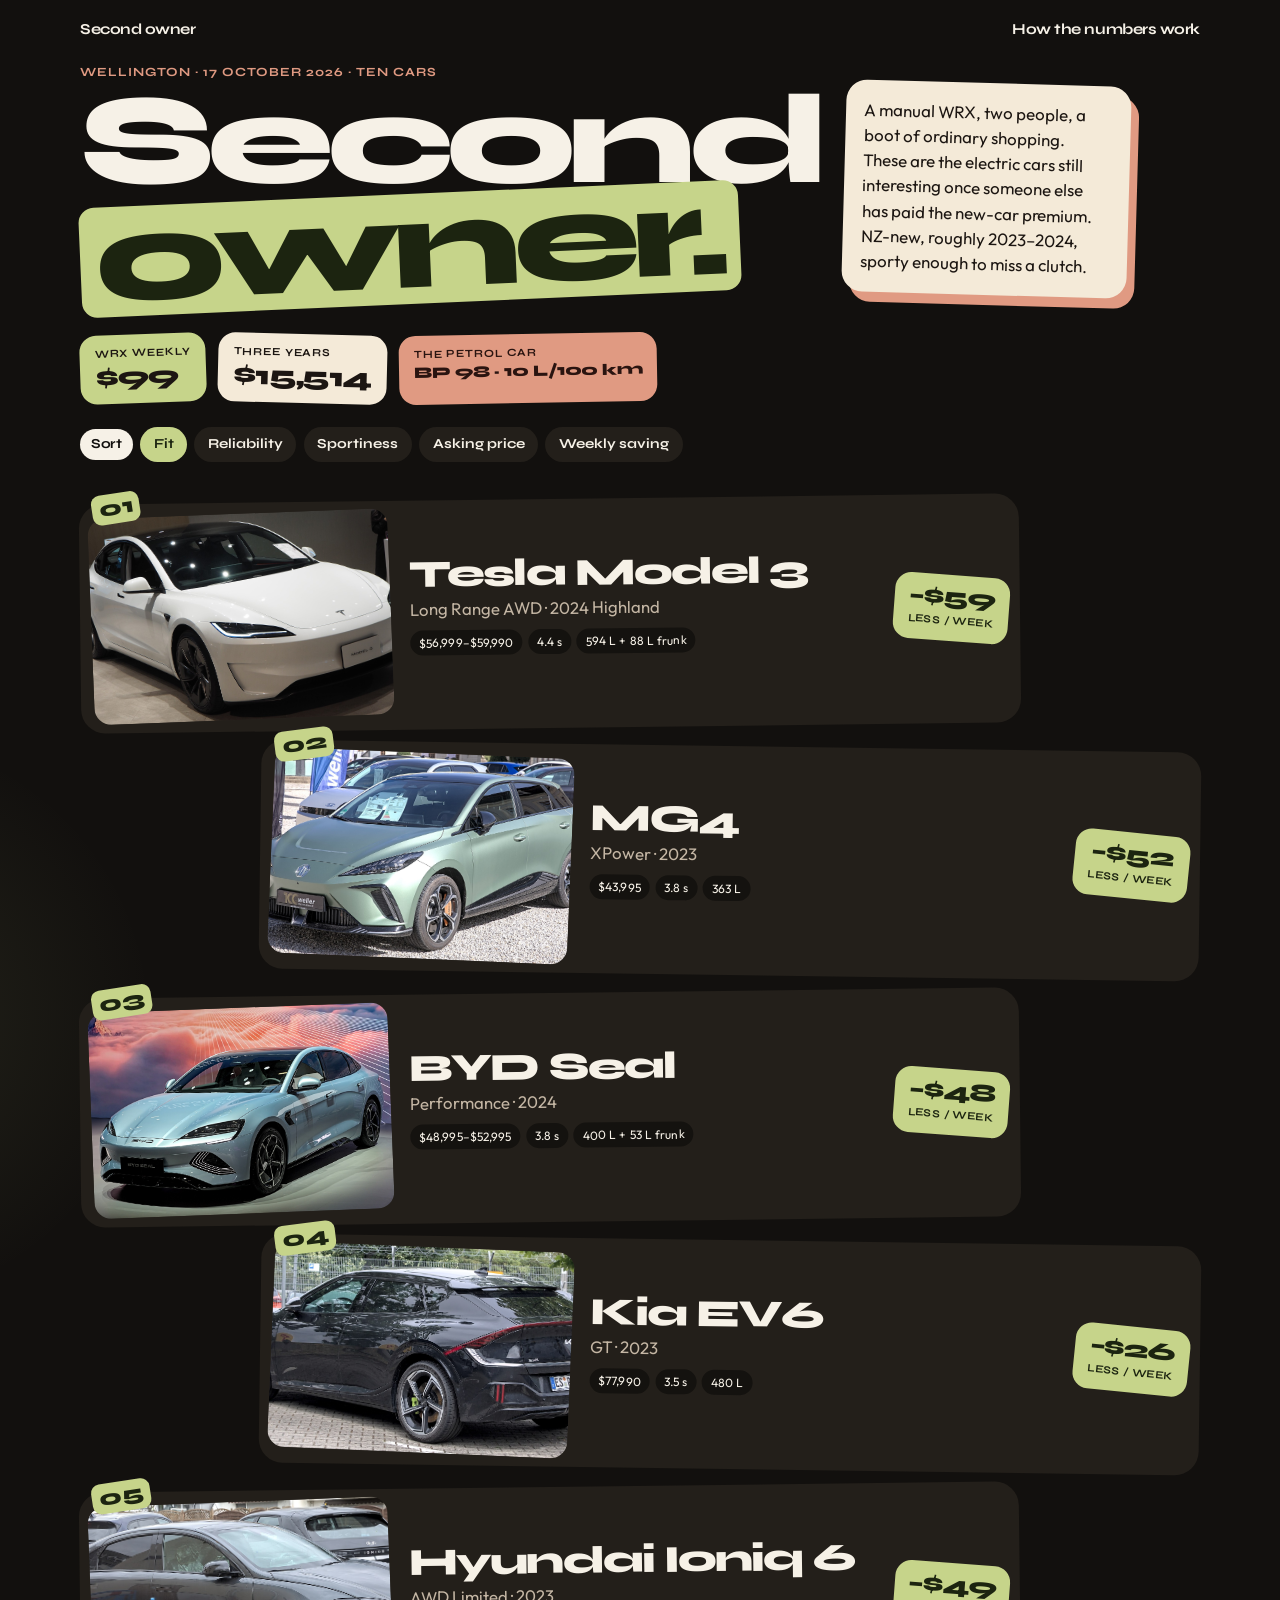
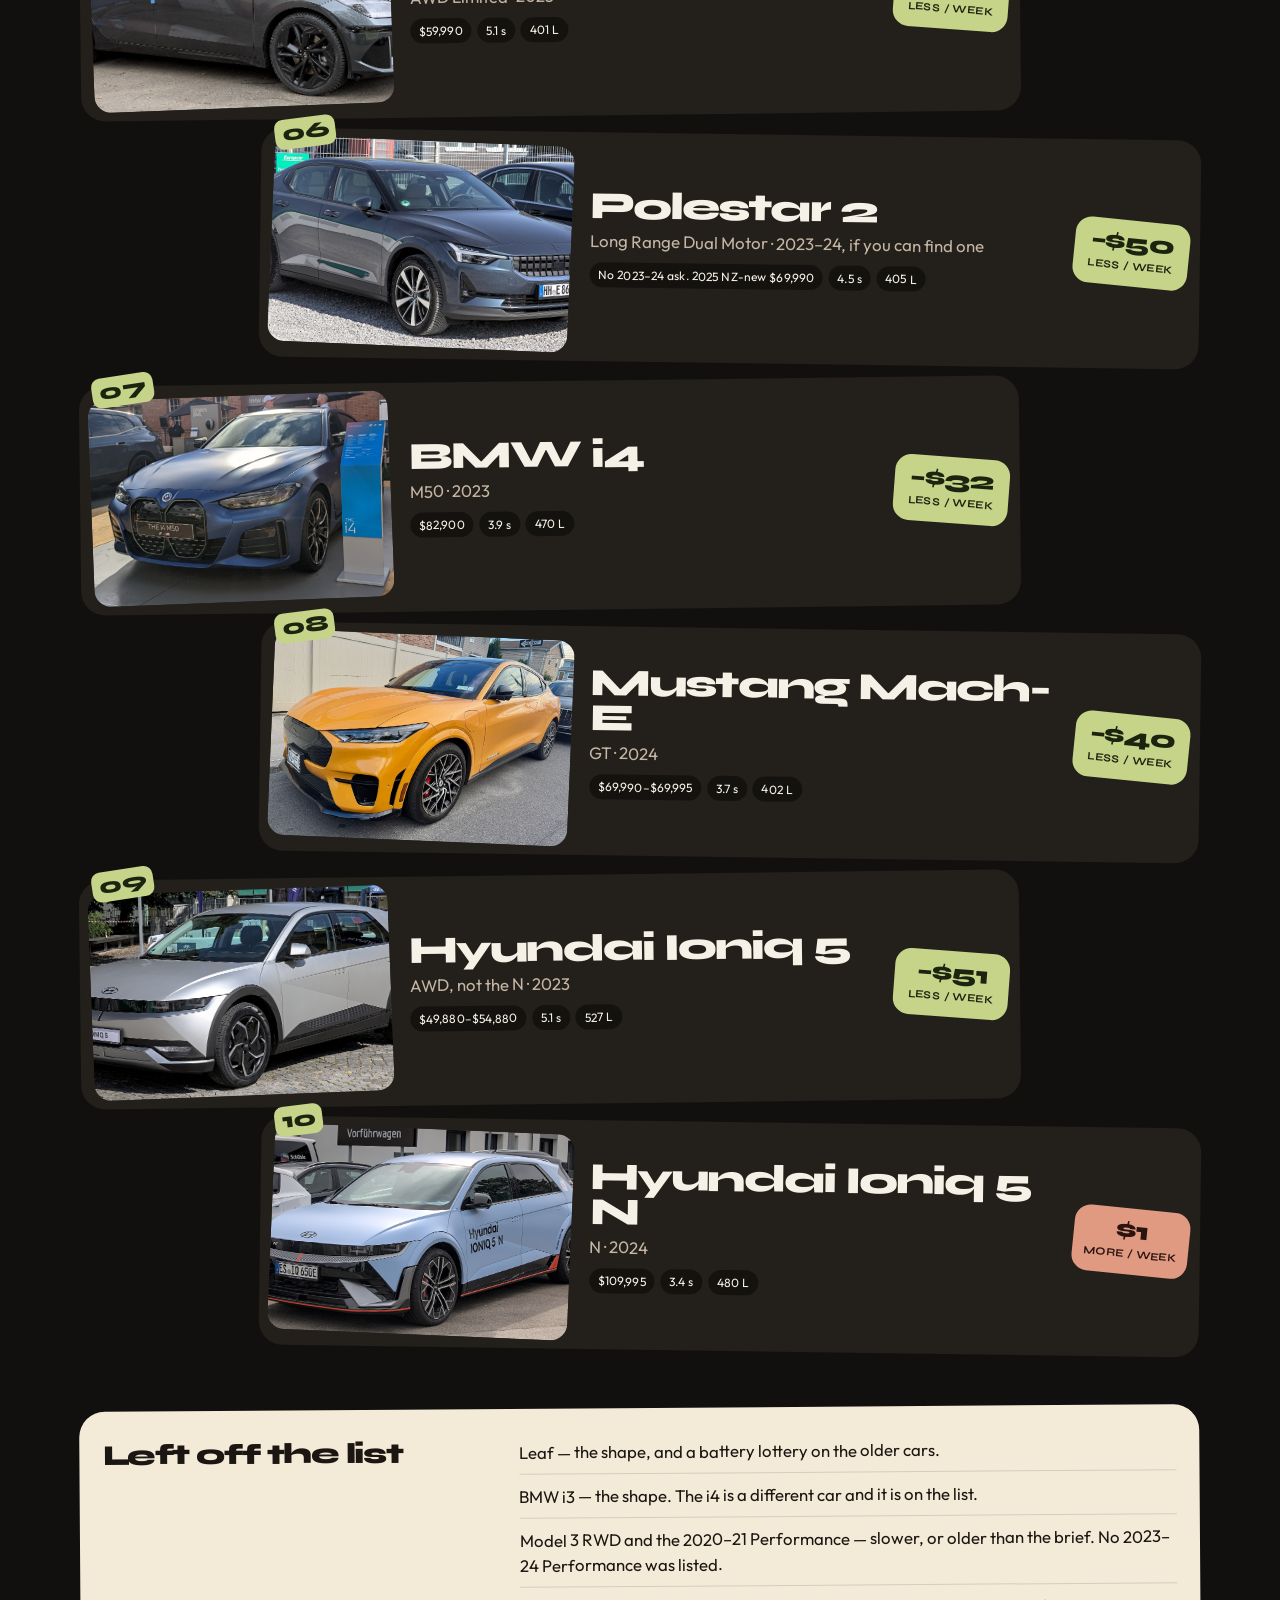
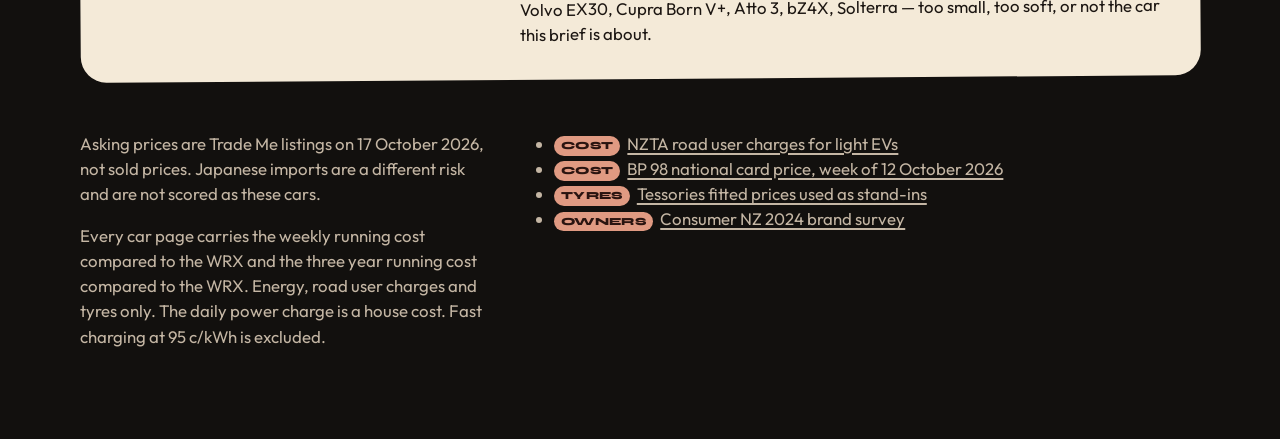
<file: index.html>
<!DOCTYPE html>
<html lang="en">
<head>
  <meta charset="utf-8">
  <meta name="viewport" content="width=device-width, initial-scale=1">
  <title>Second owner — ten used EVs against a WRX</title>
  <link rel="icon" href="assets/mark.svg">
  <link rel="preconnect" href="https://fonts.googleapis.com">
  <link rel="preconnect" href="https://fonts.gstatic.com" crossorigin>
  <link href="https://fonts.googleapis.com/css2?family=Outfit:wght@400;500;600&family=Syne:wght@600;700;800&display=swap" rel="stylesheet">
  <link rel="stylesheet" href="css/site.css">
</head>
<body>
  <header class="wrap">
    <nav class="site-nav">
      <span>Second owner</span>
      <a href="#notes">How the numbers work</a>
    </nav>
    <div class="mast">
      <div>
        <p class="kicker">Wellington · 17 October 2026 · ten cars</p>
        <h1>Second<br><em>owner.</em></h1>
      </div>
      <p class="standfirst">A manual WRX, two people, a boot of ordinary shopping. These are the electric cars still interesting once someone else has paid the new-car premium. NZ-new, roughly 2023–2024, sporty enough to miss a clutch.</p>
    </div>
    <div class="baseline">
      <div class="stat"><span>WRX weekly</span><strong id="wrx-week">—</strong></div>
      <div class="stat"><span>Three years</span><strong id="wrx-three">—</strong></div>
      <div class="stat"><span>The petrol car</span><strong>BP 98 · 10 L/100 km</strong></div>
    </div>
  </header>
  <div class="wrap">
    <div class="sortbar" role="toolbar" aria-label="Sort the shortlist">
      <span>Sort</span>
      <button type="button" data-sort="fit" aria-pressed="true">Fit</button>
      <button type="button" data-sort="reliability" aria-pressed="false">Reliability</button>
      <button type="button" data-sort="sport" aria-pressed="false">Sportiness</button>
      <button type="button" data-sort="price" aria-pressed="false">Asking price</button>
      <button type="button" data-sort="week" aria-pressed="false">Weekly saving</button>
    </div>
    <div id="list"></div>
  </div>
  <section class="wrap notes" id="notes">
    <h2>Left off the list</h2>
    <ul>
      <li>Leaf — the shape, and a battery lottery on the older cars.</li>
      <li>BMW i3 — the shape. The i4 is a different car and it is on the list.</li>
      <li>Model 3 RWD and the 2020–21 Performance — slower, or older than the brief. No 2023–24 Performance was listed.</li>
      <li>Volvo EX30, Cupra Born V+, Atto 3, bZ4X, Solterra — too small, too soft, or not the car this brief is about.</li>
    </ul>
  </section>
  <footer class="wrap colophon">
    <div>
      <p>Asking prices are Trade Me listings on 17 October 2026, not sold prices. Japanese imports are a different risk and are not scored as these cars.</p>
      <p>Every car page carries the weekly running cost compared to the WRX and the three year running cost compared to the WRX. Energy, road user charges and tyres only. The daily power charge is a house cost. Fast charging at 95 c/kWh is excluded.</p>
    </div>
    <ul>
      <li><span class="kind">Cost</span><a href="https://nzta.govt.nz/vehicles/road-user-charges/ruc-for-electric-vehicles" target="_blank" rel="noopener noreferrer">NZTA road user charges for light EVs</a></li>
      <li><span class="kind">Cost</span><a href="https://fueltogo.co.nz/national-pricing-fuel-card" target="_blank" rel="noopener noreferrer">BP 98 national card price, week of 12 October 2026</a></li>
      <li><span class="kind">Tyres</span><a href="https://tessories.nz/product/tyre-services/" target="_blank" rel="noopener noreferrer">Tessories fitted prices used as stand-ins</a></li>
      <li><span class="kind">Owners</span><a href="https://www.consumer.org.nz/about-us/media-releases/pump-the-brakes-consumer-reveals-the-best-and-worst-cars-rated-by-new-zealanders" target="_blank" rel="noopener noreferrer">Consumer NZ 2024 brand survey</a></li>
    </ul>
  </footer>
  <script src="js/catalog.js"></script>
  <script src="js/home.js"></script>
</body>
</html>
</file>
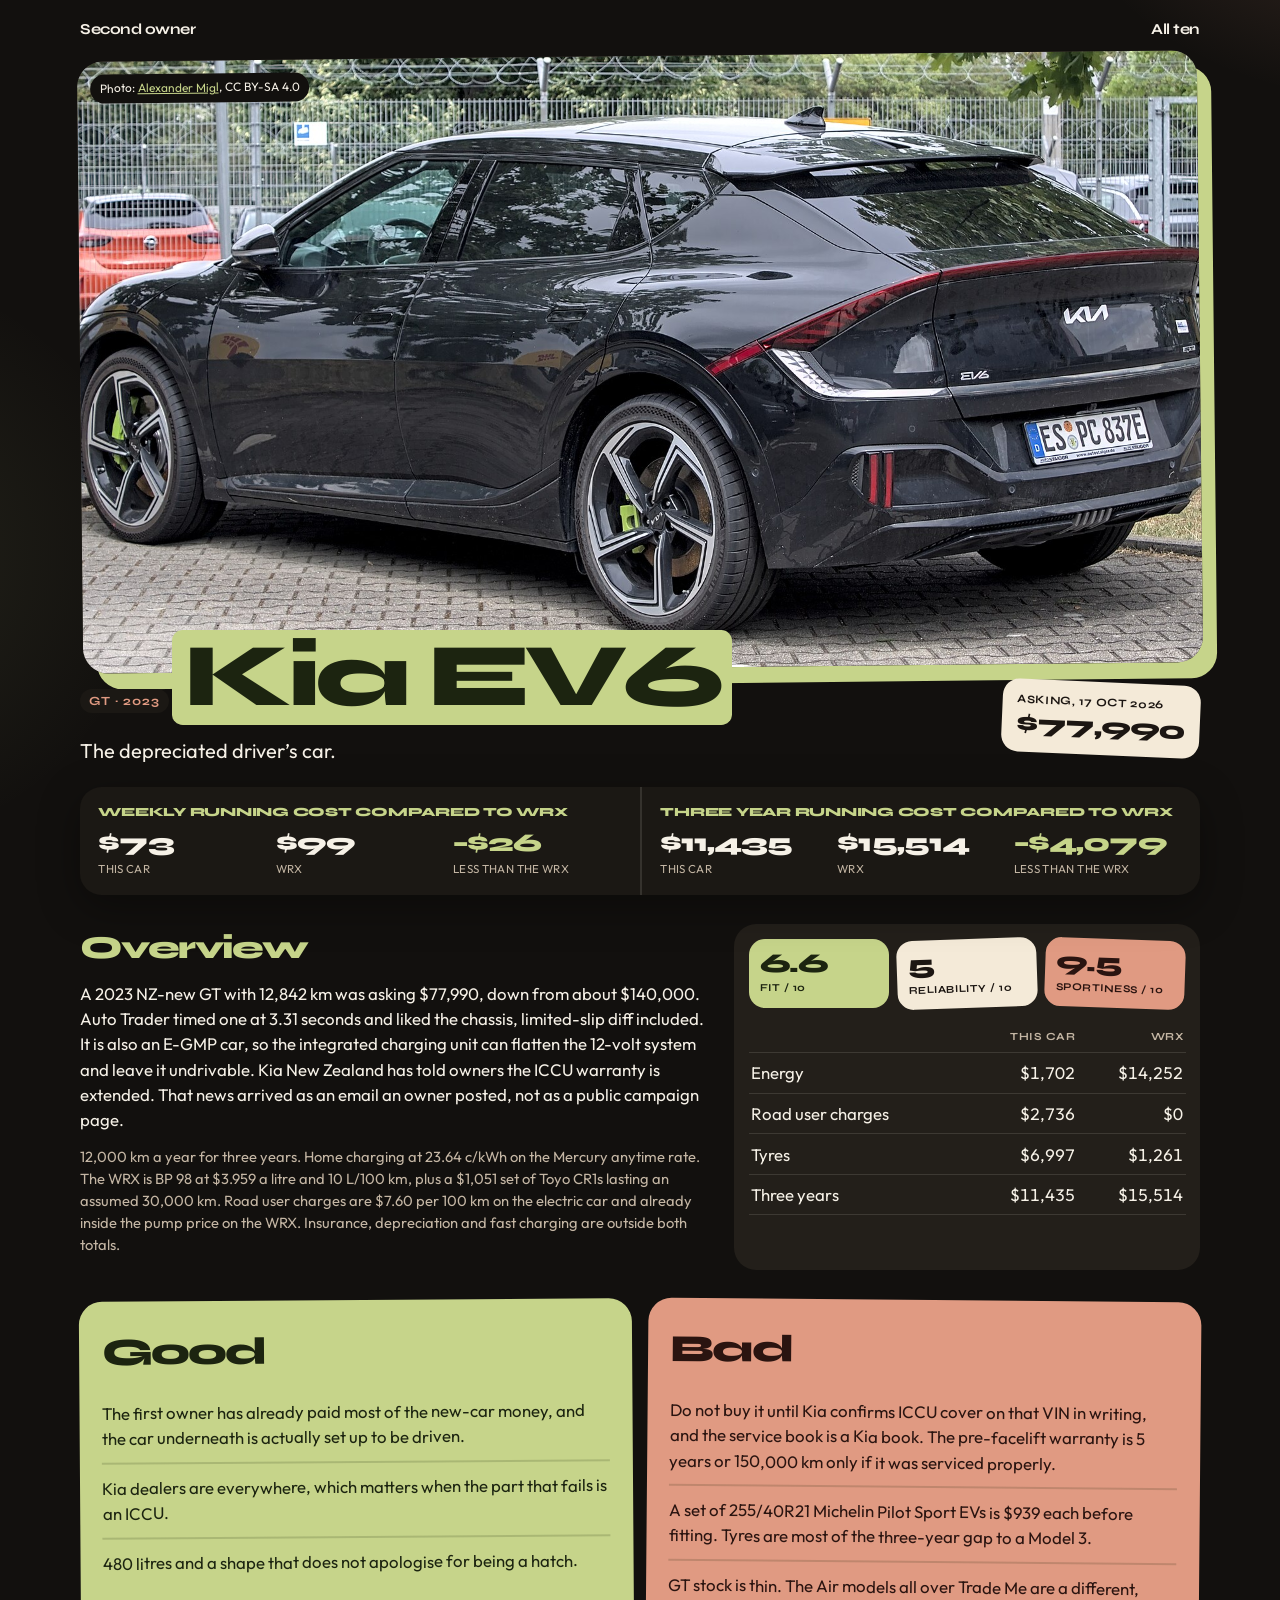
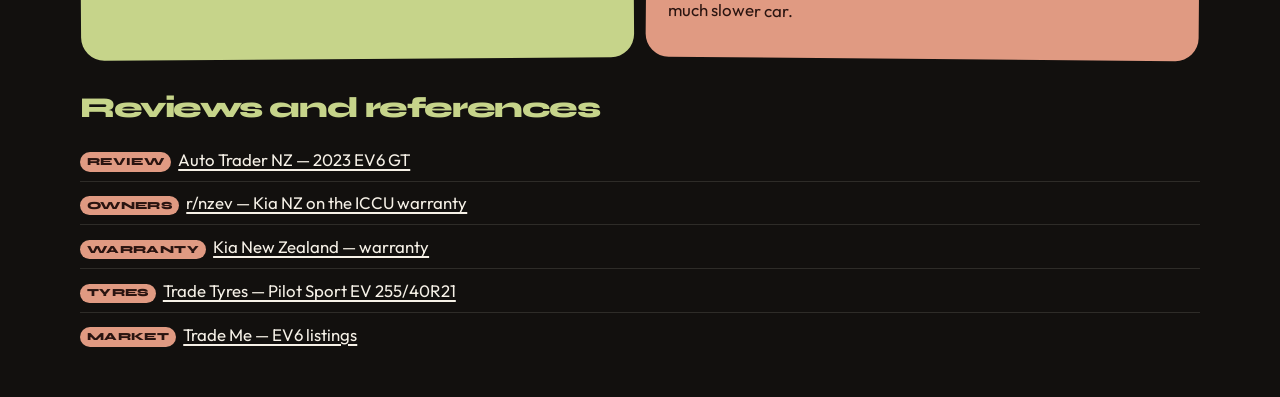
<file: ev6-gt.html>
<!DOCTYPE html>
<html lang="en">
<head>
  <meta charset="utf-8">
  <meta name="viewport" content="width=device-width, initial-scale=1">
  <title>Second owner</title>
  <link rel="icon" href="assets/mark.svg">
  <link rel="preconnect" href="https://fonts.googleapis.com">
  <link rel="preconnect" href="https://fonts.gstatic.com" crossorigin>
  <link href="https://fonts.googleapis.com/css2?family=Outfit:wght@400;500;600&family=Syne:wght@600;700;800&display=swap" rel="stylesheet">
  <link rel="stylesheet" href="css/site.css">
</head>
<body data-car="ev6">
  <main id="app"></main>
  <script src="js/catalog.js"></script>
  <script src="js/car.js"></script>
</body>
</html>
</file>
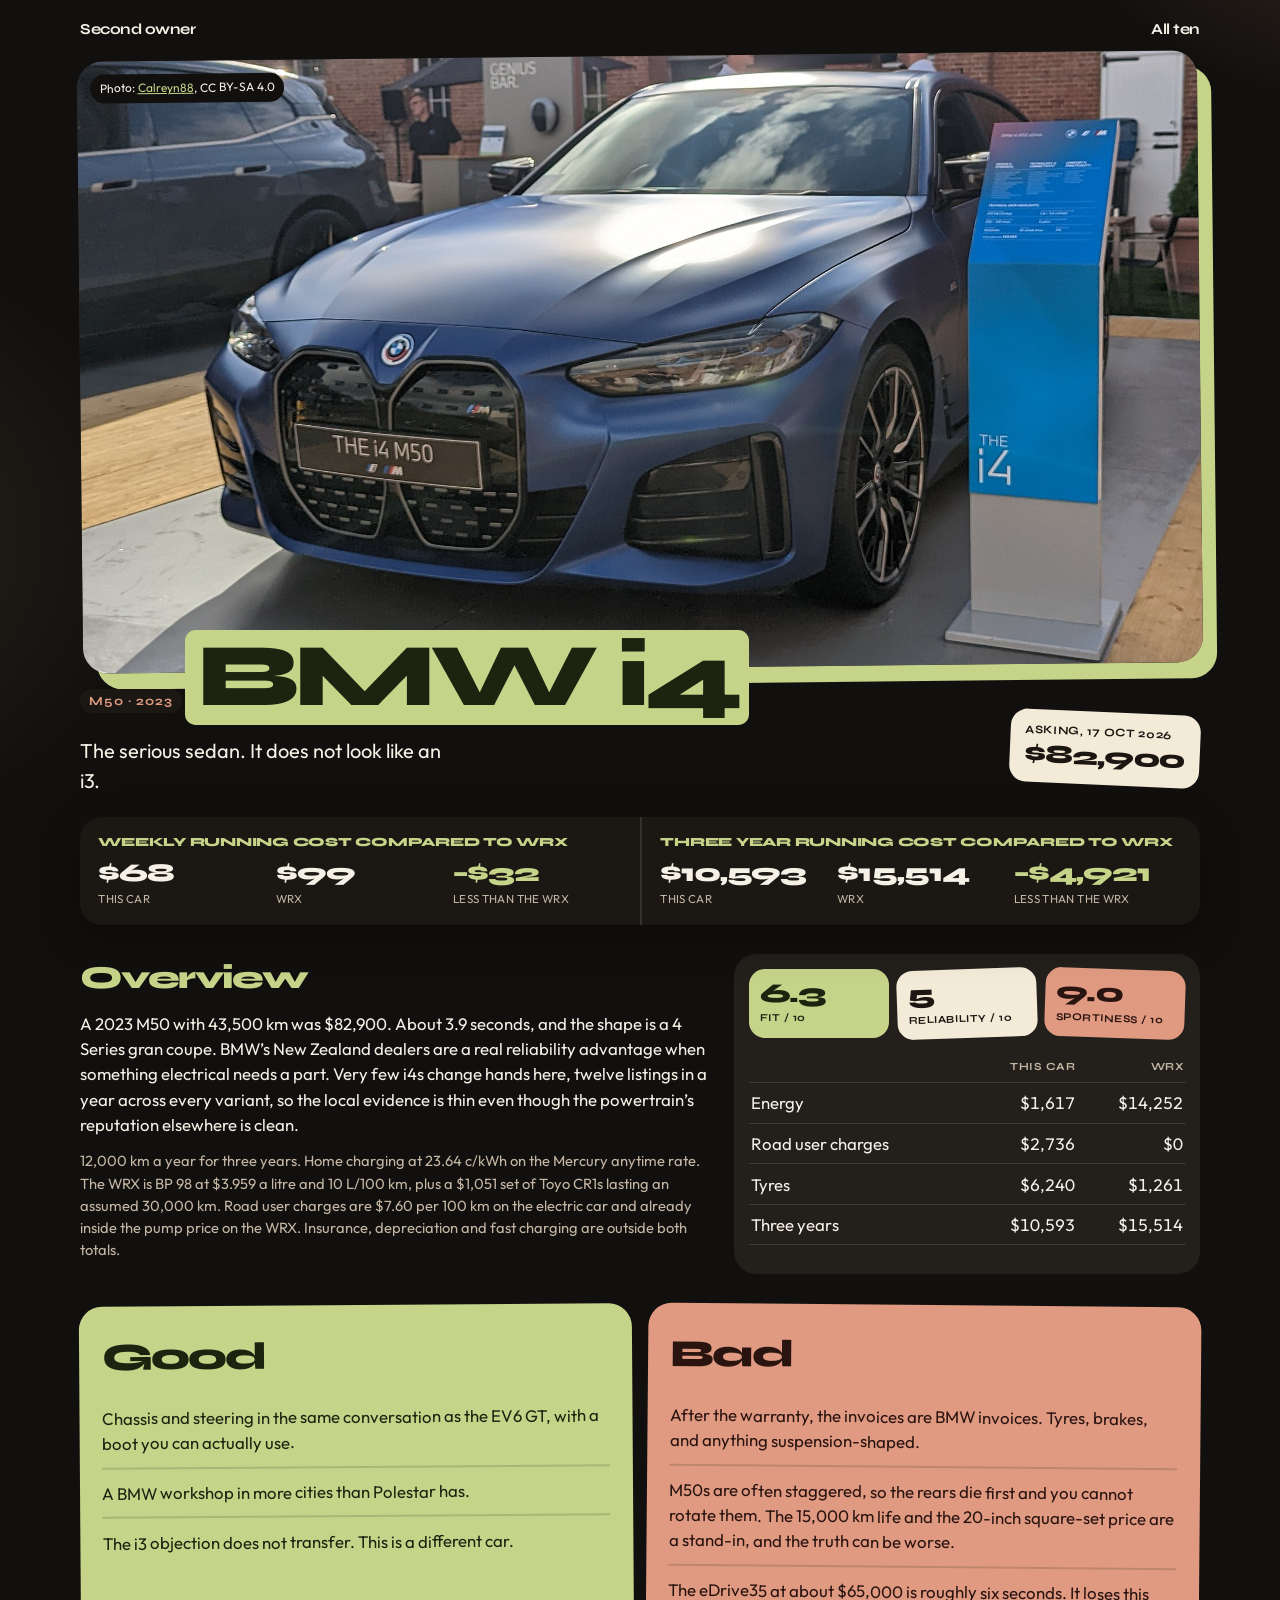
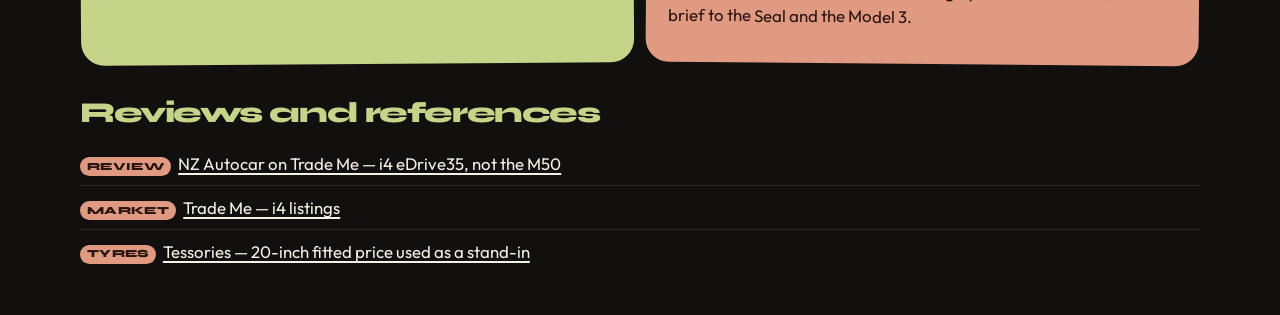
<file: i4-m50.html>
<!DOCTYPE html>
<html lang="en">
<head>
  <meta charset="utf-8">
  <meta name="viewport" content="width=device-width, initial-scale=1">
  <title>Second owner</title>
  <link rel="icon" href="assets/mark.svg">
  <link rel="preconnect" href="https://fonts.googleapis.com">
  <link rel="preconnect" href="https://fonts.gstatic.com" crossorigin>
  <link href="https://fonts.googleapis.com/css2?family=Outfit:wght@400;500;600&family=Syne:wght@600;700;800&display=swap" rel="stylesheet">
  <link rel="stylesheet" href="css/site.css">
</head>
<body data-car="i4">
  <main id="app"></main>
  <script src="js/catalog.js"></script>
  <script src="js/car.js"></script>
</body>
</html>
</file>
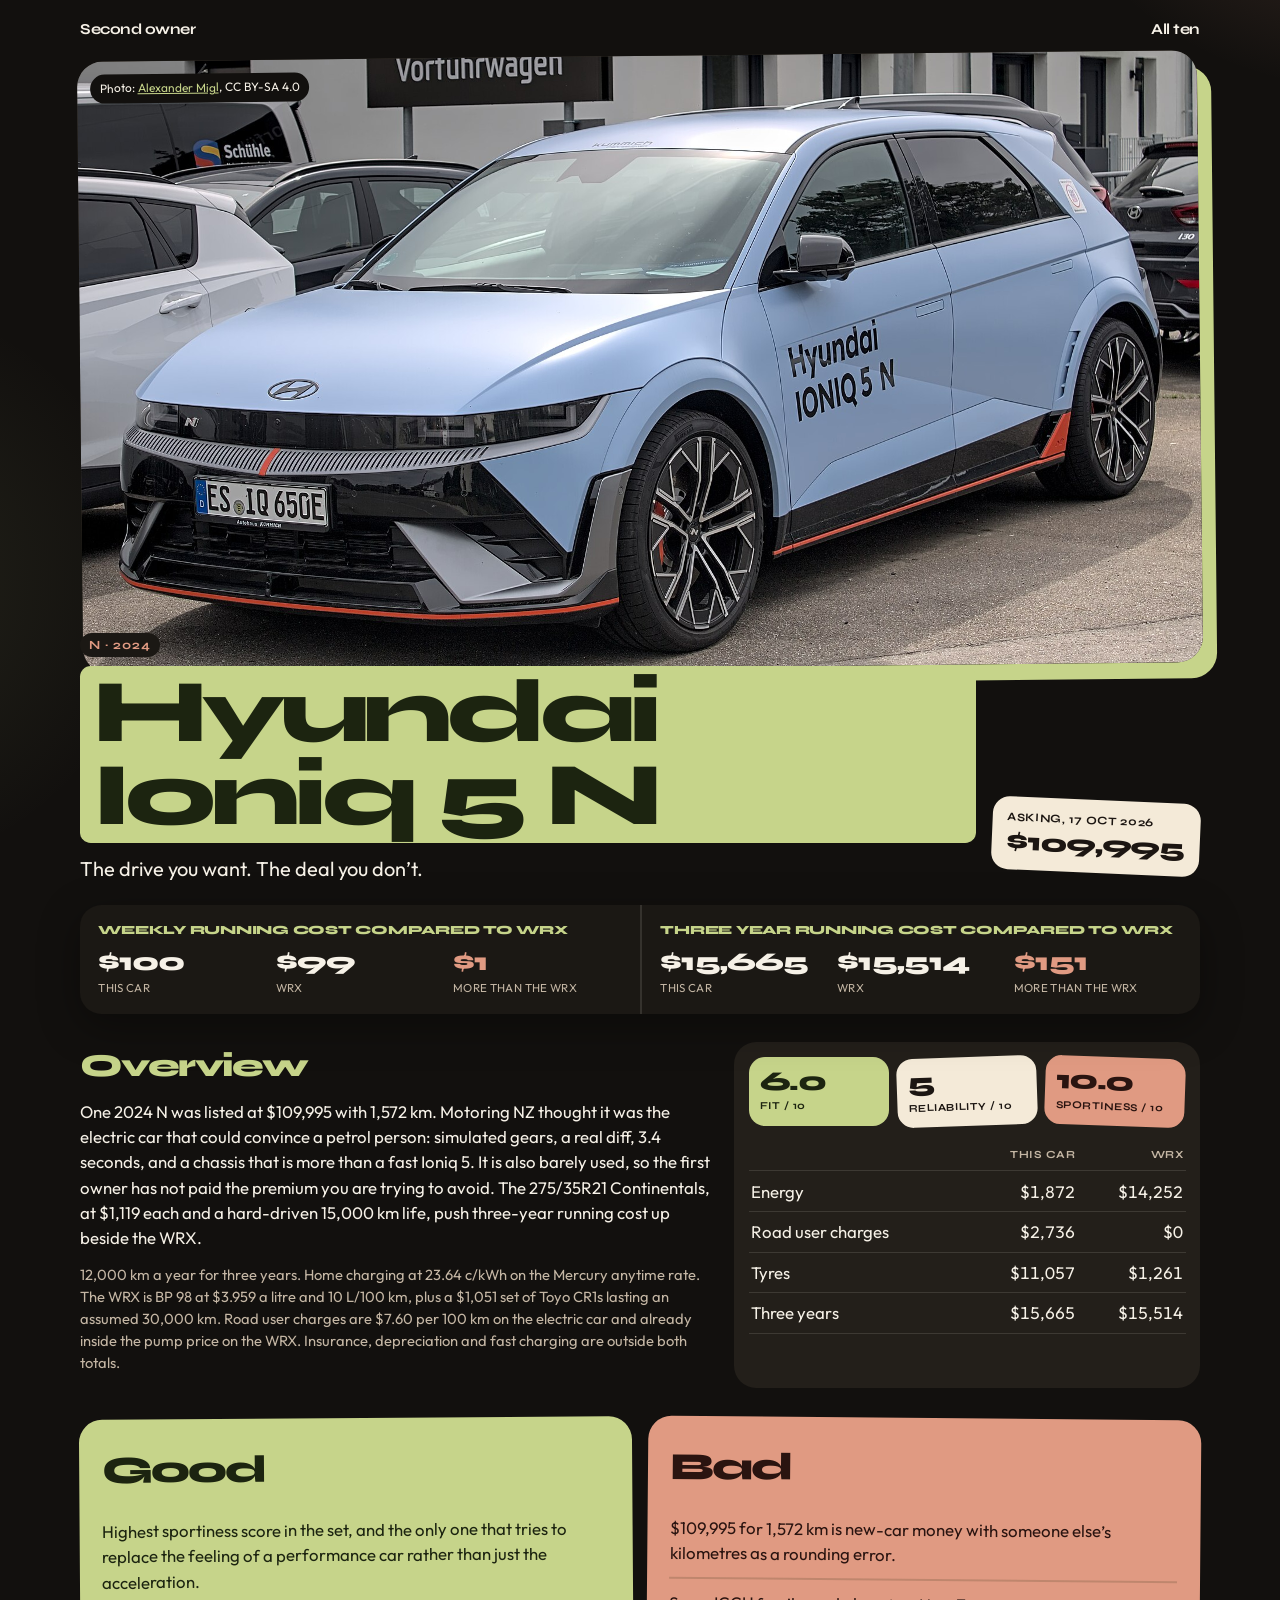
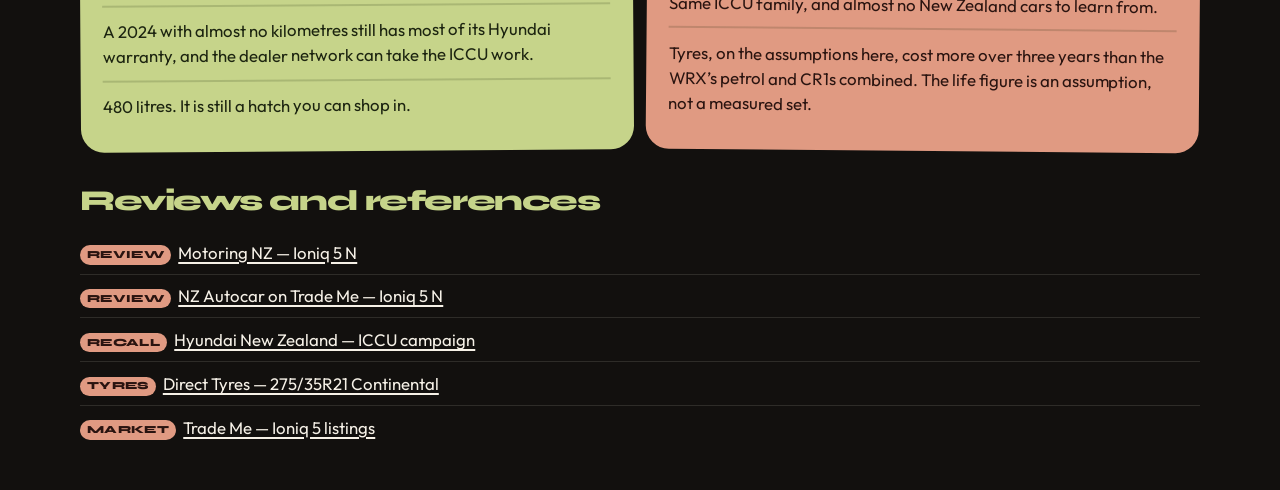
<file: ioniq-5-n.html>
<!DOCTYPE html>
<html lang="en">
<head>
  <meta charset="utf-8">
  <meta name="viewport" content="width=device-width, initial-scale=1">
  <title>Second owner</title>
  <link rel="icon" href="assets/mark.svg">
  <link rel="preconnect" href="https://fonts.googleapis.com">
  <link rel="preconnect" href="https://fonts.gstatic.com" crossorigin>
  <link href="https://fonts.googleapis.com/css2?family=Outfit:wght@400;500;600&family=Syne:wght@600;700;800&display=swap" rel="stylesheet">
  <link rel="stylesheet" href="css/site.css">
</head>
<body data-car="n">
  <main id="app"></main>
  <script src="js/catalog.js"></script>
  <script src="js/car.js"></script>
</body>
</html>
</file>
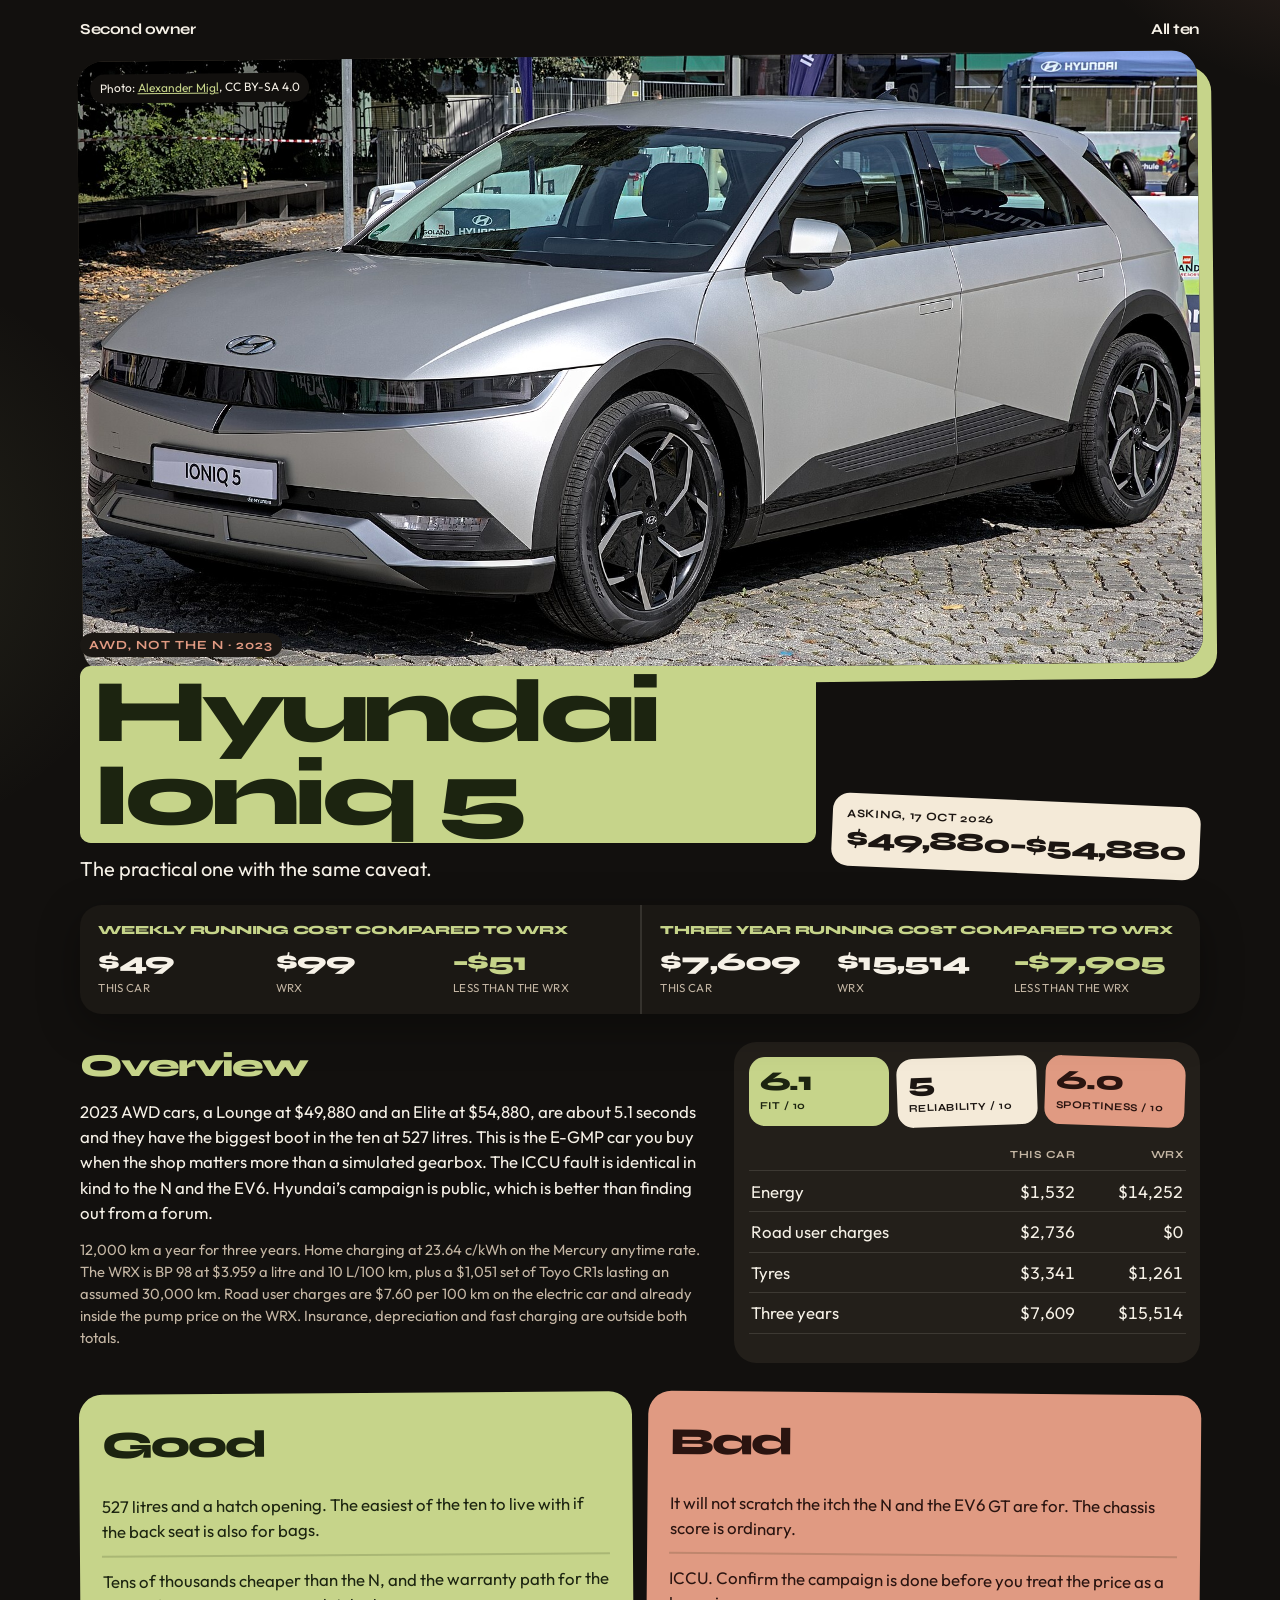
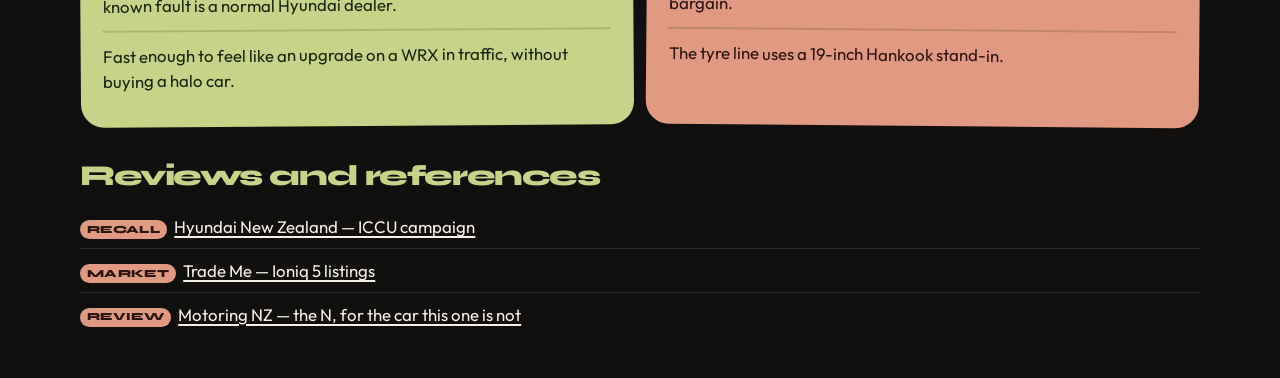
<file: ioniq-5.html>
<!DOCTYPE html>
<html lang="en">
<head>
  <meta charset="utf-8">
  <meta name="viewport" content="width=device-width, initial-scale=1">
  <title>Second owner</title>
  <link rel="icon" href="assets/mark.svg">
  <link rel="preconnect" href="https://fonts.googleapis.com">
  <link rel="preconnect" href="https://fonts.gstatic.com" crossorigin>
  <link href="https://fonts.googleapis.com/css2?family=Outfit:wght@400;500;600&family=Syne:wght@600;700;800&display=swap" rel="stylesheet">
  <link rel="stylesheet" href="css/site.css">
</head>
<body data-car="ioniq5">
  <main id="app"></main>
  <script src="js/catalog.js"></script>
  <script src="js/car.js"></script>
</body>
</html>
</file>
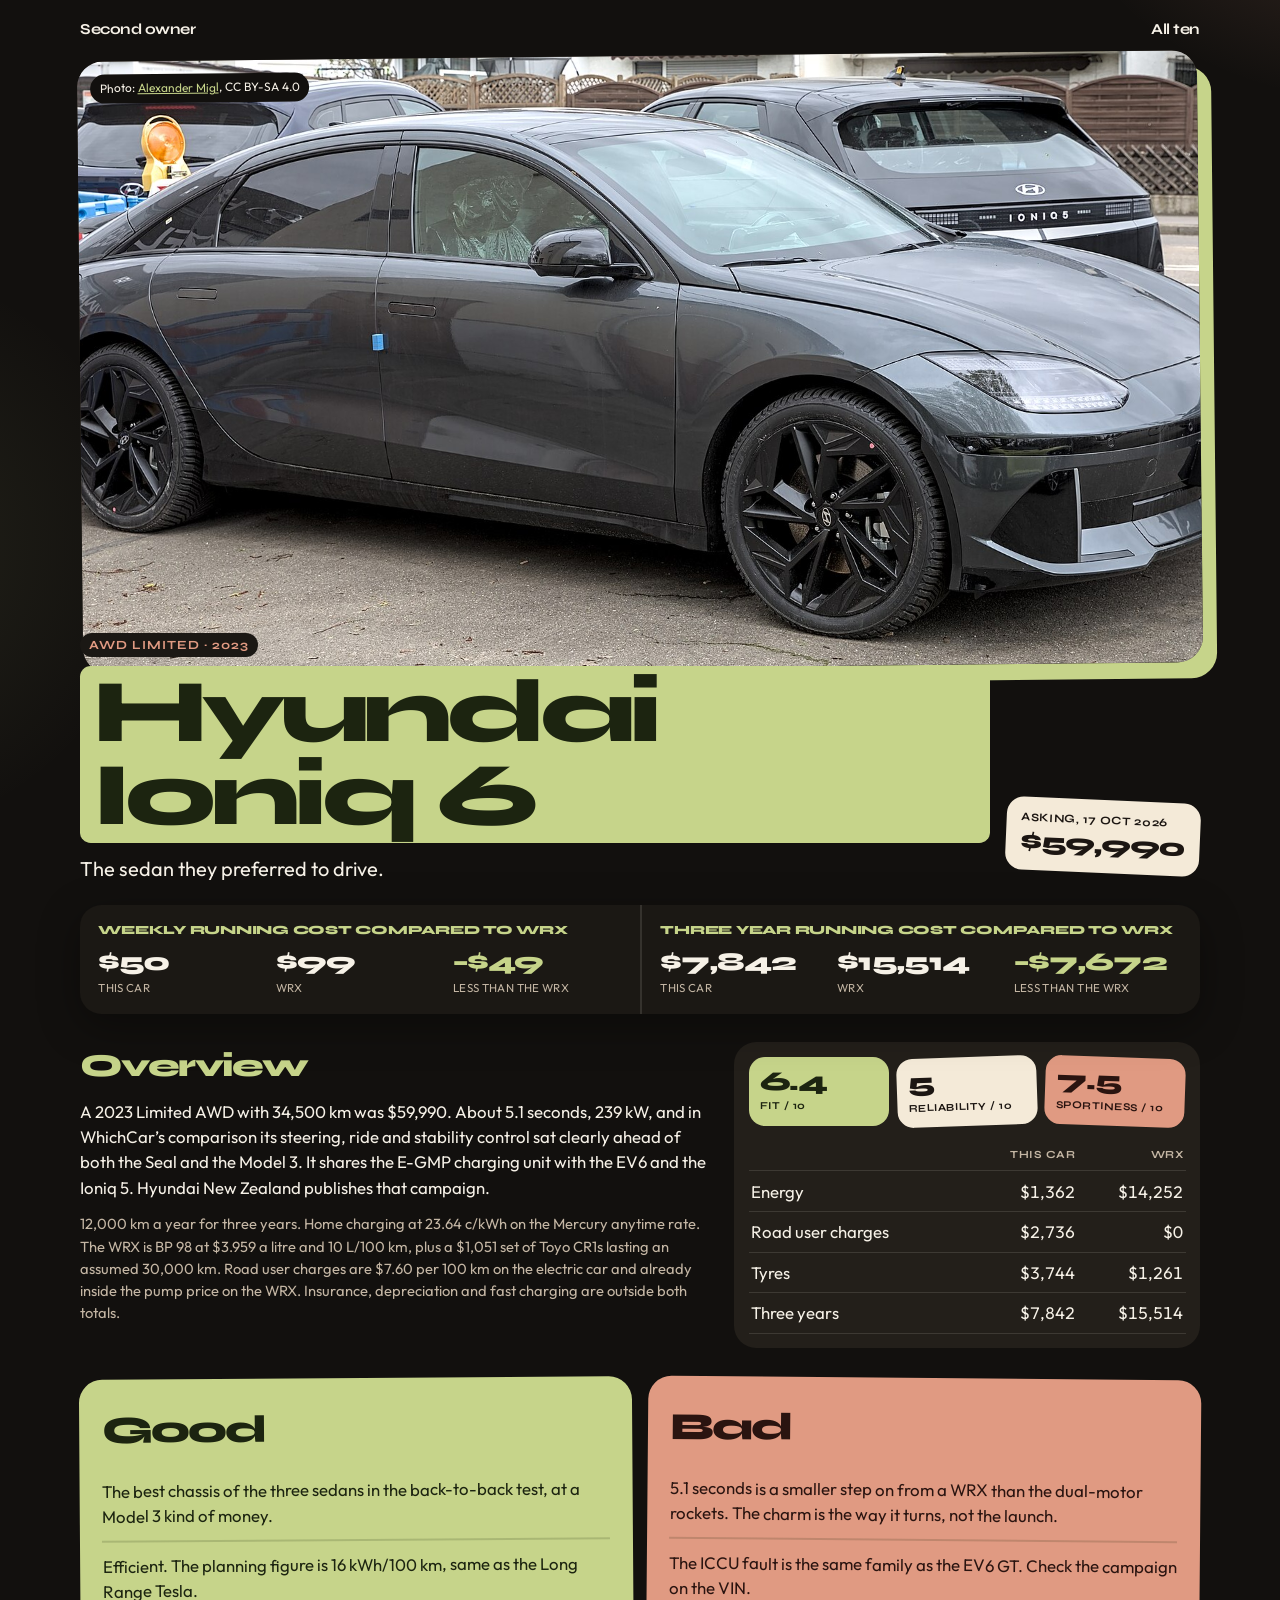
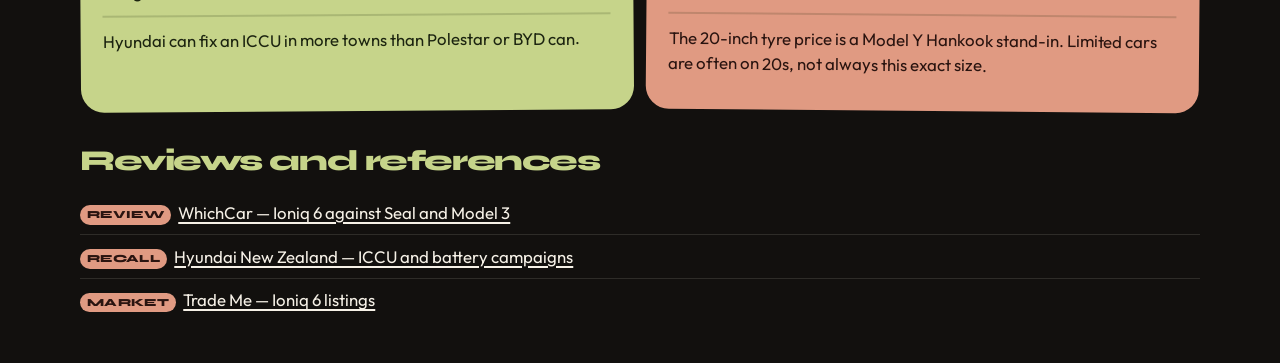
<file: ioniq-6.html>
<!DOCTYPE html>
<html lang="en">
<head>
  <meta charset="utf-8">
  <meta name="viewport" content="width=device-width, initial-scale=1">
  <title>Second owner</title>
  <link rel="icon" href="assets/mark.svg">
  <link rel="preconnect" href="https://fonts.googleapis.com">
  <link rel="preconnect" href="https://fonts.gstatic.com" crossorigin>
  <link href="https://fonts.googleapis.com/css2?family=Outfit:wght@400;500;600&family=Syne:wght@600;700;800&display=swap" rel="stylesheet">
  <link rel="stylesheet" href="css/site.css">
</head>
<body data-car="ioniq6">
  <main id="app"></main>
  <script src="js/catalog.js"></script>
  <script src="js/car.js"></script>
</body>
</html>
</file>
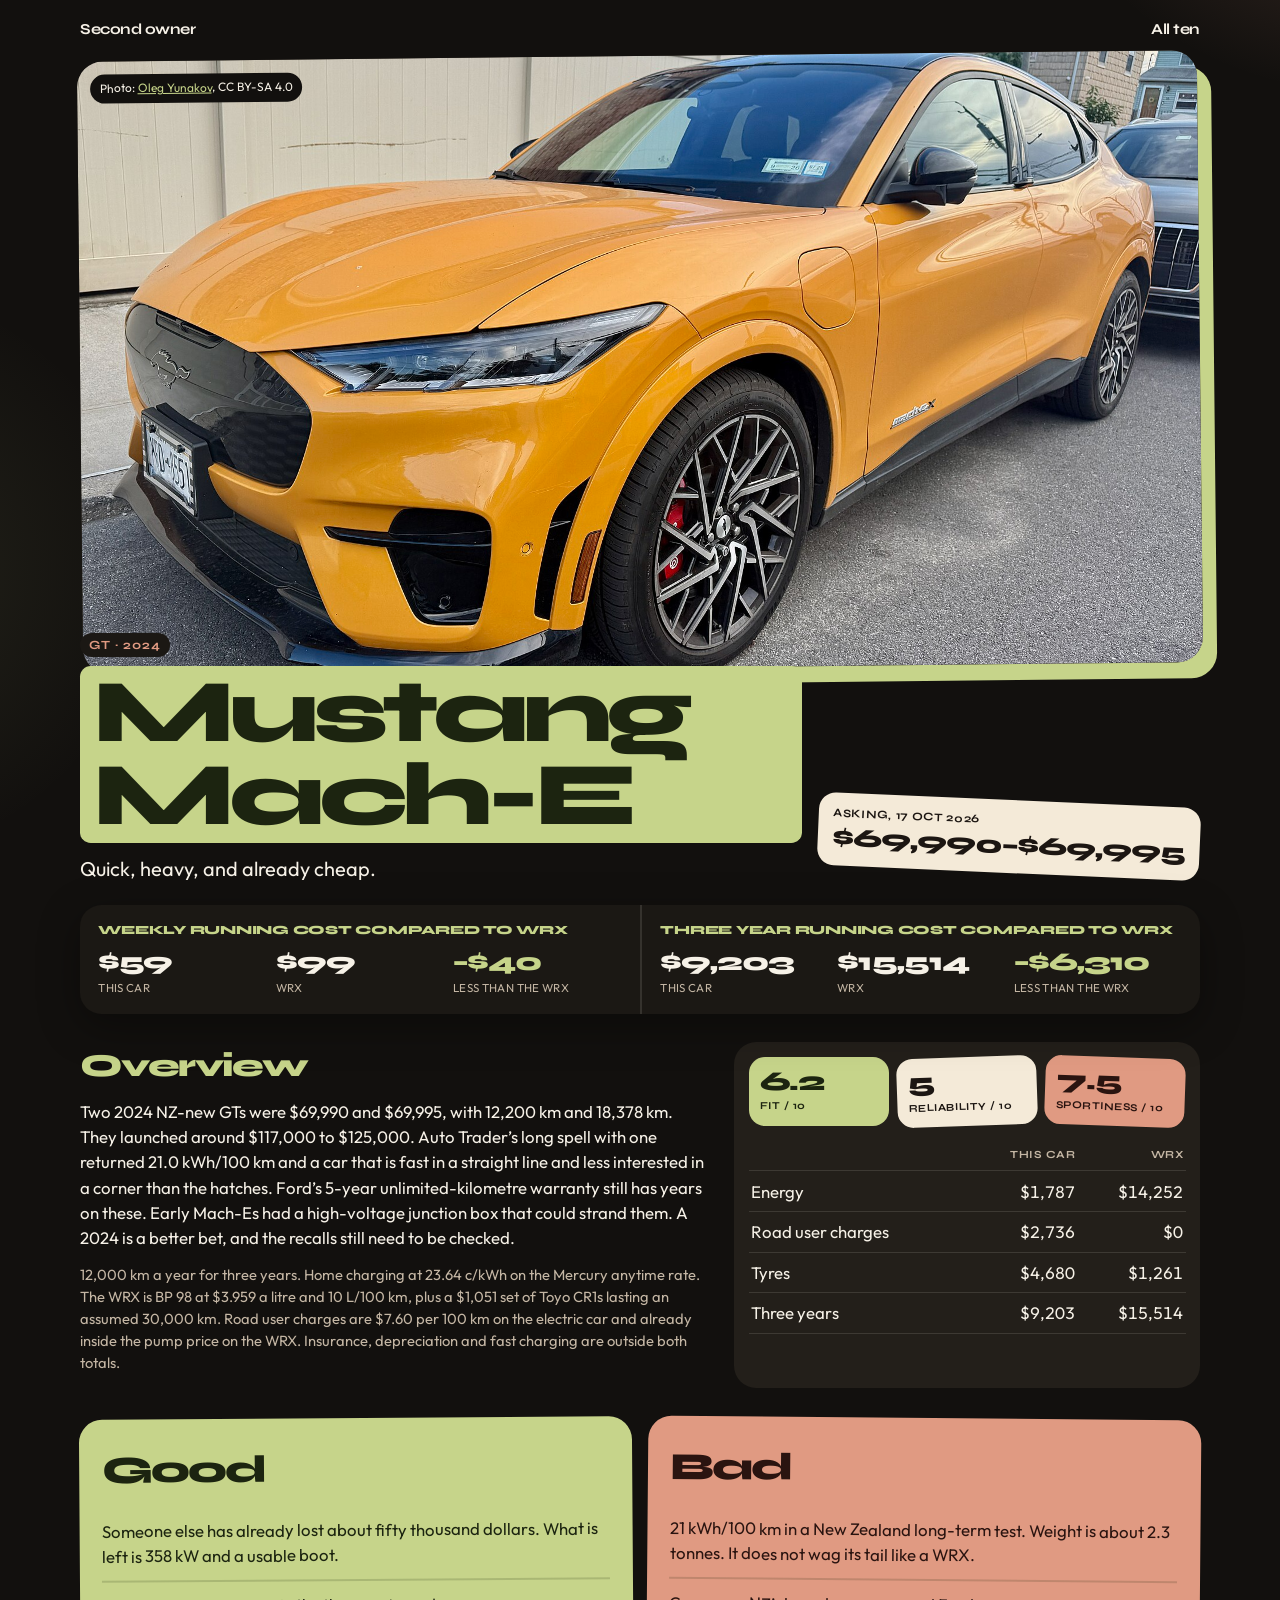
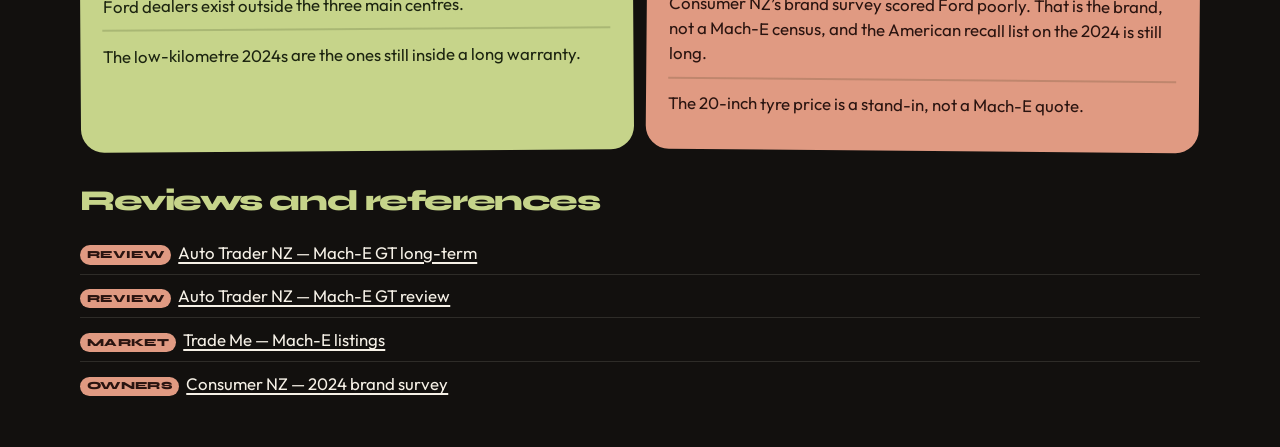
<file: mach-e-gt.html>
<!DOCTYPE html>
<html lang="en">
<head>
  <meta charset="utf-8">
  <meta name="viewport" content="width=device-width, initial-scale=1">
  <title>Second owner</title>
  <link rel="icon" href="assets/mark.svg">
  <link rel="preconnect" href="https://fonts.googleapis.com">
  <link rel="preconnect" href="https://fonts.gstatic.com" crossorigin>
  <link href="https://fonts.googleapis.com/css2?family=Outfit:wght@400;500;600&family=Syne:wght@600;700;800&display=swap" rel="stylesheet">
  <link rel="stylesheet" href="css/site.css">
</head>
<body data-car="mache">
  <main id="app"></main>
  <script src="js/catalog.js"></script>
  <script src="js/car.js"></script>
</body>
</html>
</file>
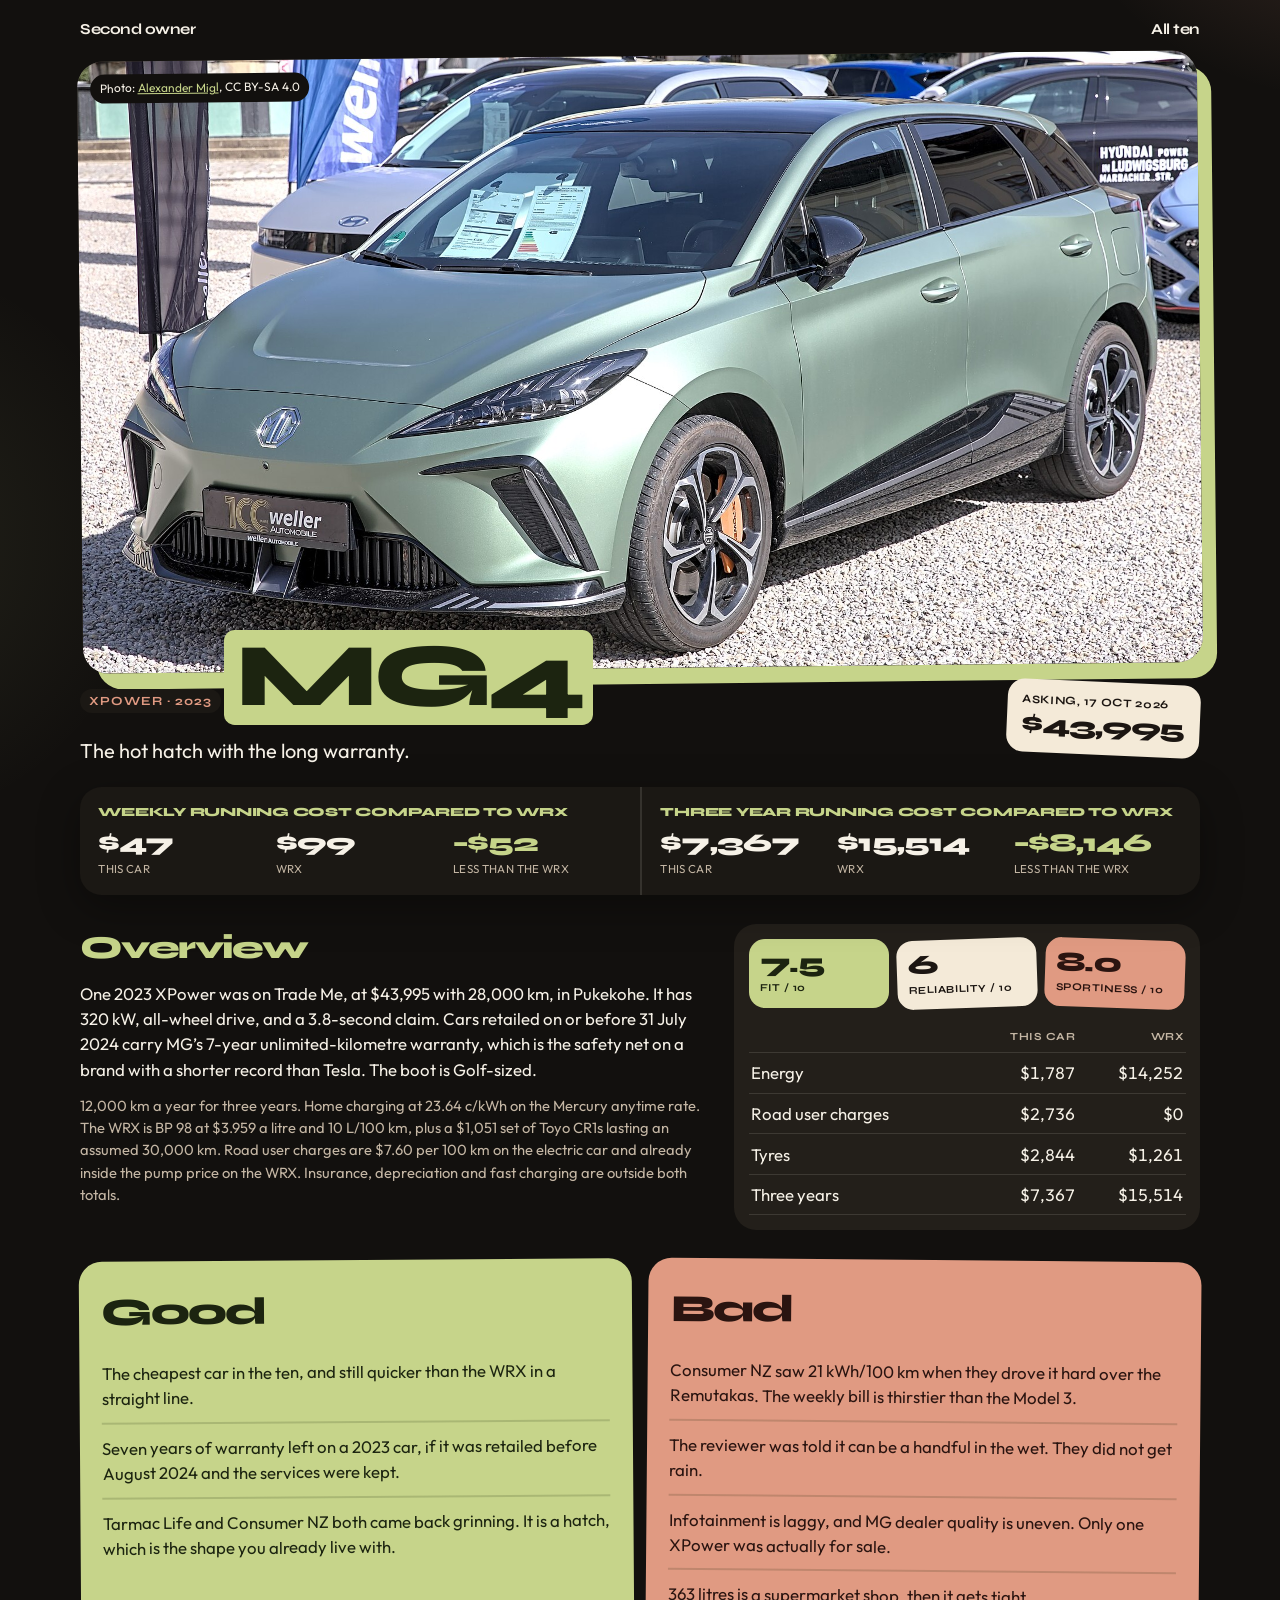
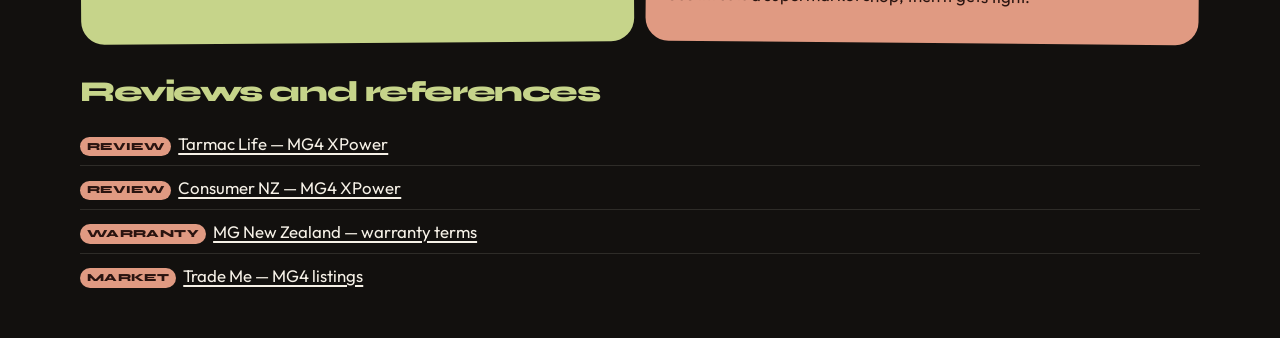
<file: mg4-xpower.html>
<!DOCTYPE html>
<html lang="en">
<head>
  <meta charset="utf-8">
  <meta name="viewport" content="width=device-width, initial-scale=1">
  <title>Second owner</title>
  <link rel="icon" href="assets/mark.svg">
  <link rel="preconnect" href="https://fonts.googleapis.com">
  <link rel="preconnect" href="https://fonts.gstatic.com" crossorigin>
  <link href="https://fonts.googleapis.com/css2?family=Outfit:wght@400;500;600&family=Syne:wght@600;700;800&display=swap" rel="stylesheet">
  <link rel="stylesheet" href="css/site.css">
</head>
<body data-car="mg4">
  <main id="app"></main>
  <script src="js/catalog.js"></script>
  <script src="js/car.js"></script>
</body>
</html>
</file>
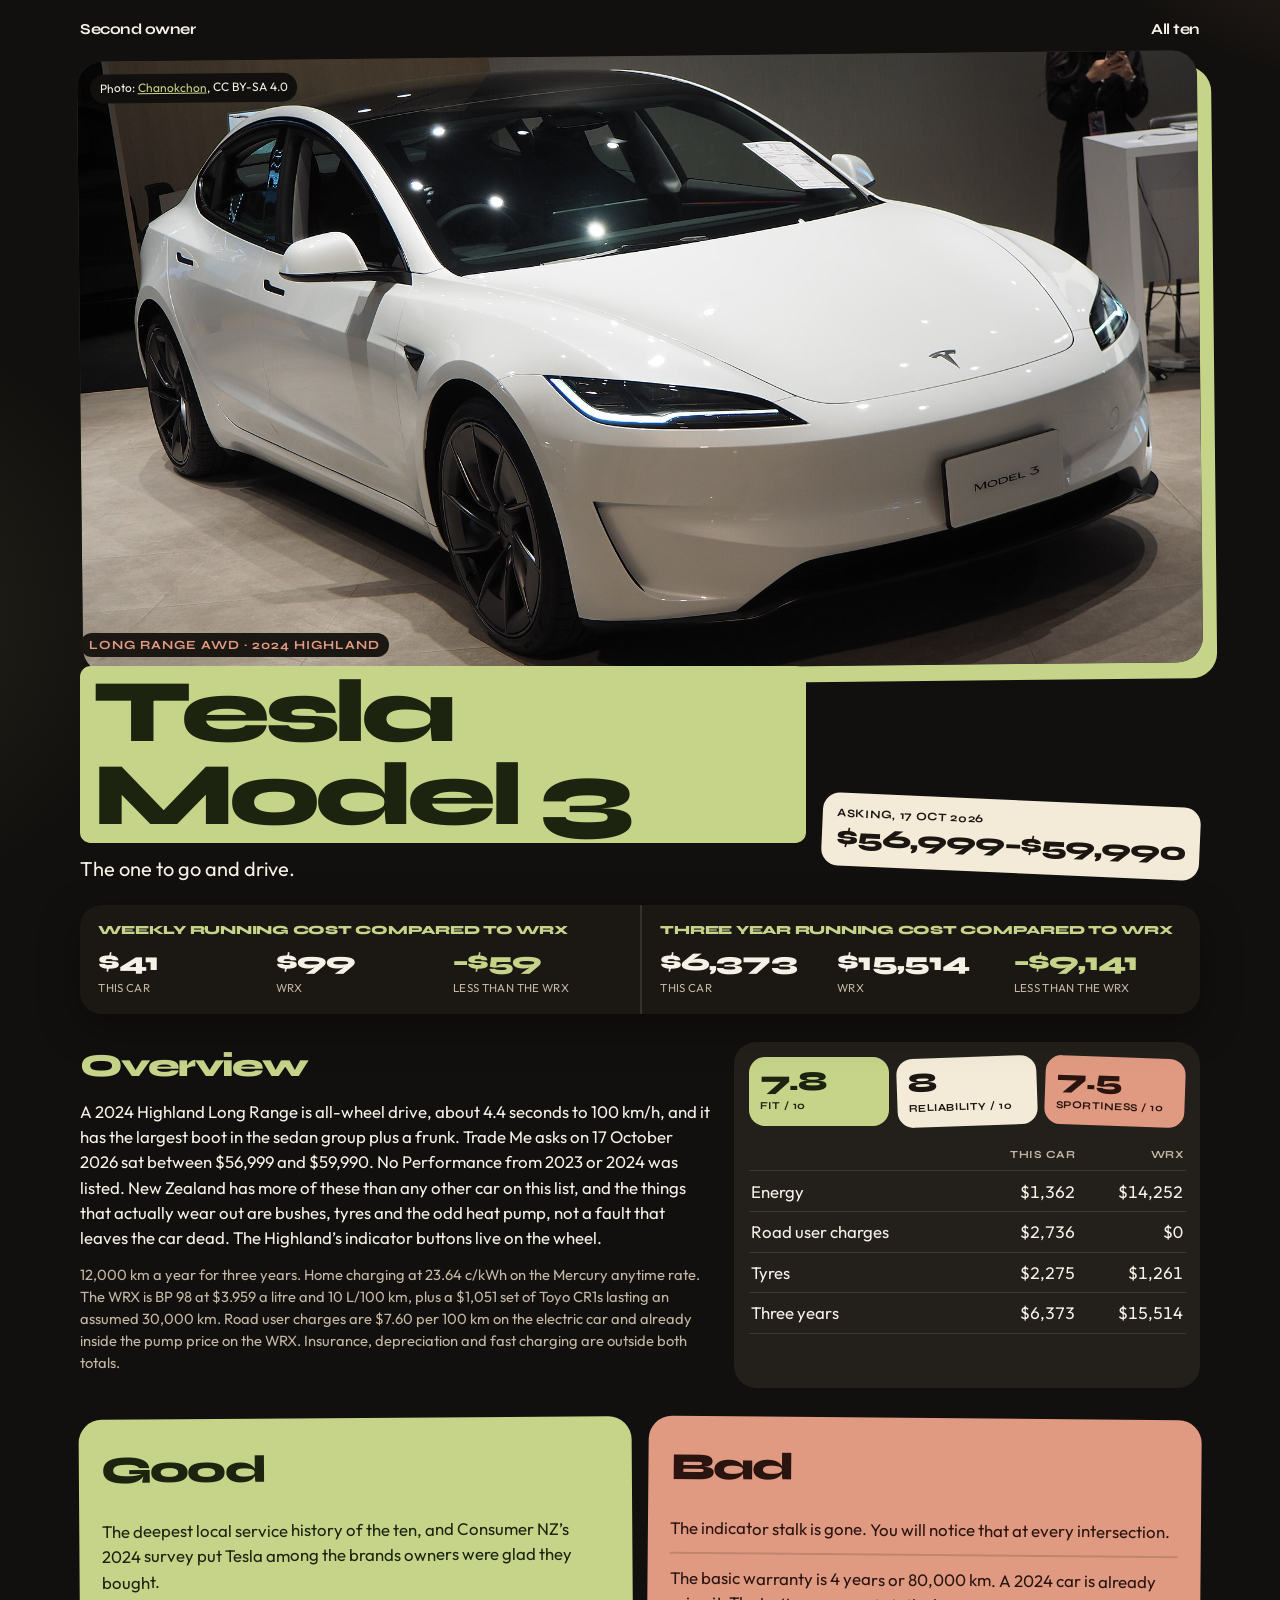
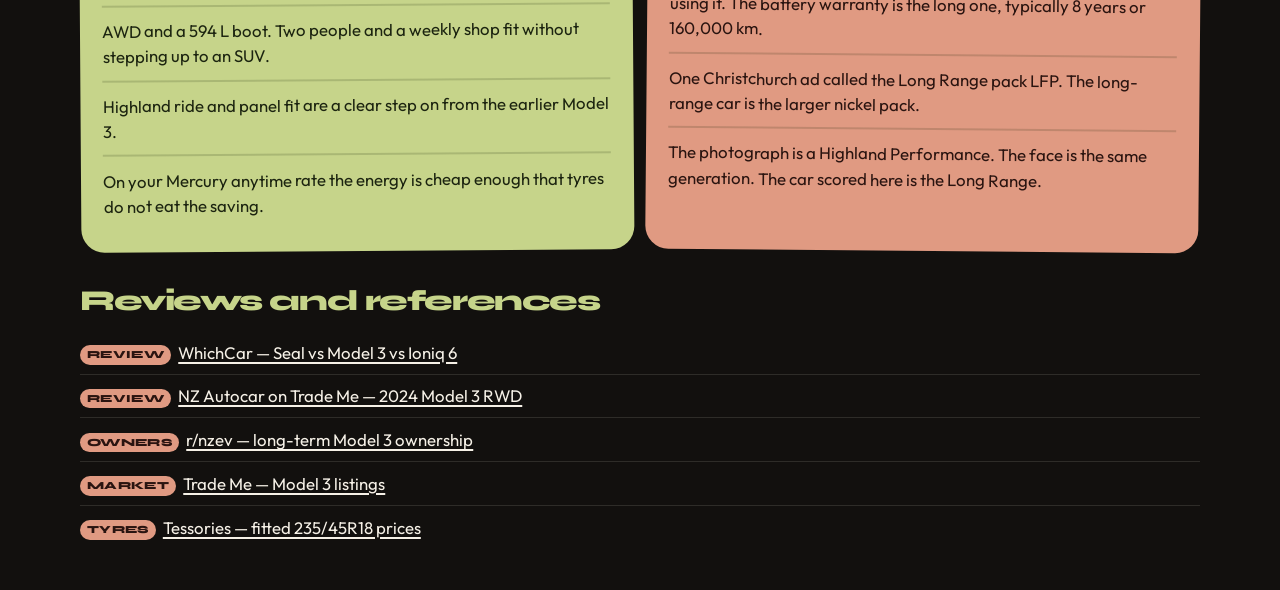
<file: model-3.html>
<!DOCTYPE html>
<html lang="en">
<head>
  <meta charset="utf-8">
  <meta name="viewport" content="width=device-width, initial-scale=1">
  <title>Second owner</title>
  <link rel="icon" href="assets/mark.svg">
  <link rel="preconnect" href="https://fonts.googleapis.com">
  <link rel="preconnect" href="https://fonts.gstatic.com" crossorigin>
  <link href="https://fonts.googleapis.com/css2?family=Outfit:wght@400;500;600&family=Syne:wght@600;700;800&display=swap" rel="stylesheet">
  <link rel="stylesheet" href="css/site.css">
</head>
<body data-car="model3">
  <main id="app"></main>
  <script src="js/catalog.js"></script>
  <script src="js/car.js"></script>
</body>
</html>
</file>
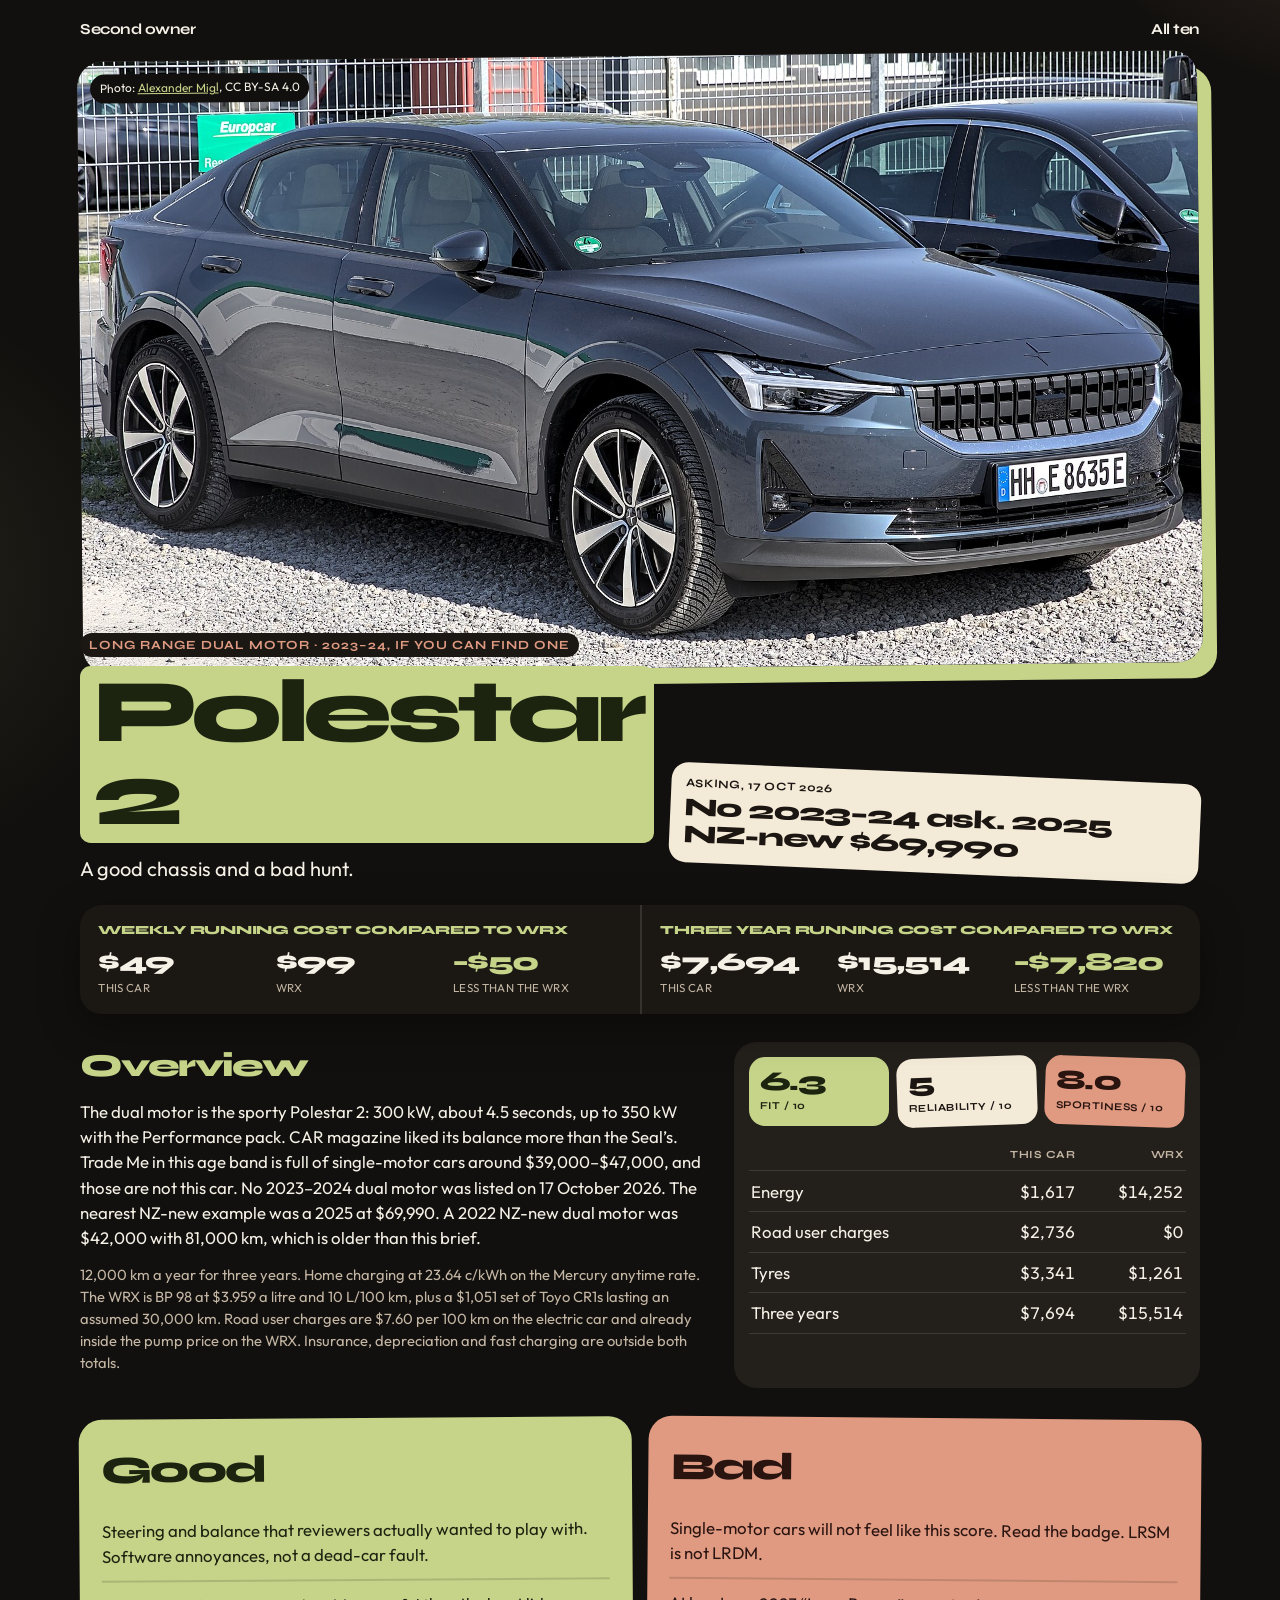
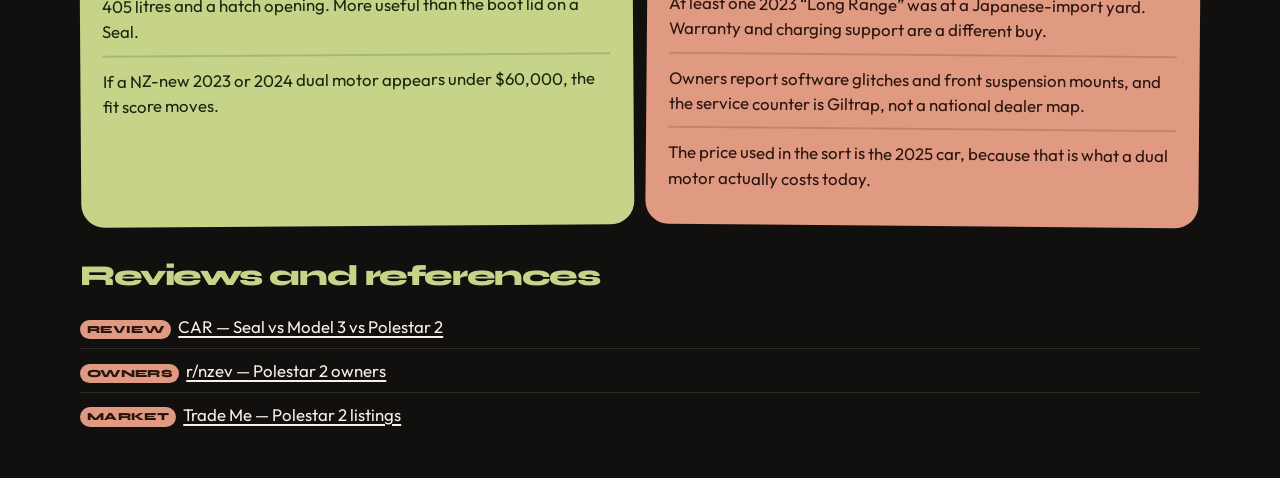
<file: polestar-2.html>
<!DOCTYPE html>
<html lang="en">
<head>
  <meta charset="utf-8">
  <meta name="viewport" content="width=device-width, initial-scale=1">
  <title>Second owner</title>
  <link rel="icon" href="assets/mark.svg">
  <link rel="preconnect" href="https://fonts.googleapis.com">
  <link rel="preconnect" href="https://fonts.gstatic.com" crossorigin>
  <link href="https://fonts.googleapis.com/css2?family=Outfit:wght@400;500;600&family=Syne:wght@600;700;800&display=swap" rel="stylesheet">
  <link rel="stylesheet" href="css/site.css">
</head>
<body data-car="polestar">
  <main id="app"></main>
  <script src="js/catalog.js"></script>
  <script src="js/car.js"></script>
</body>
</html>
</file>
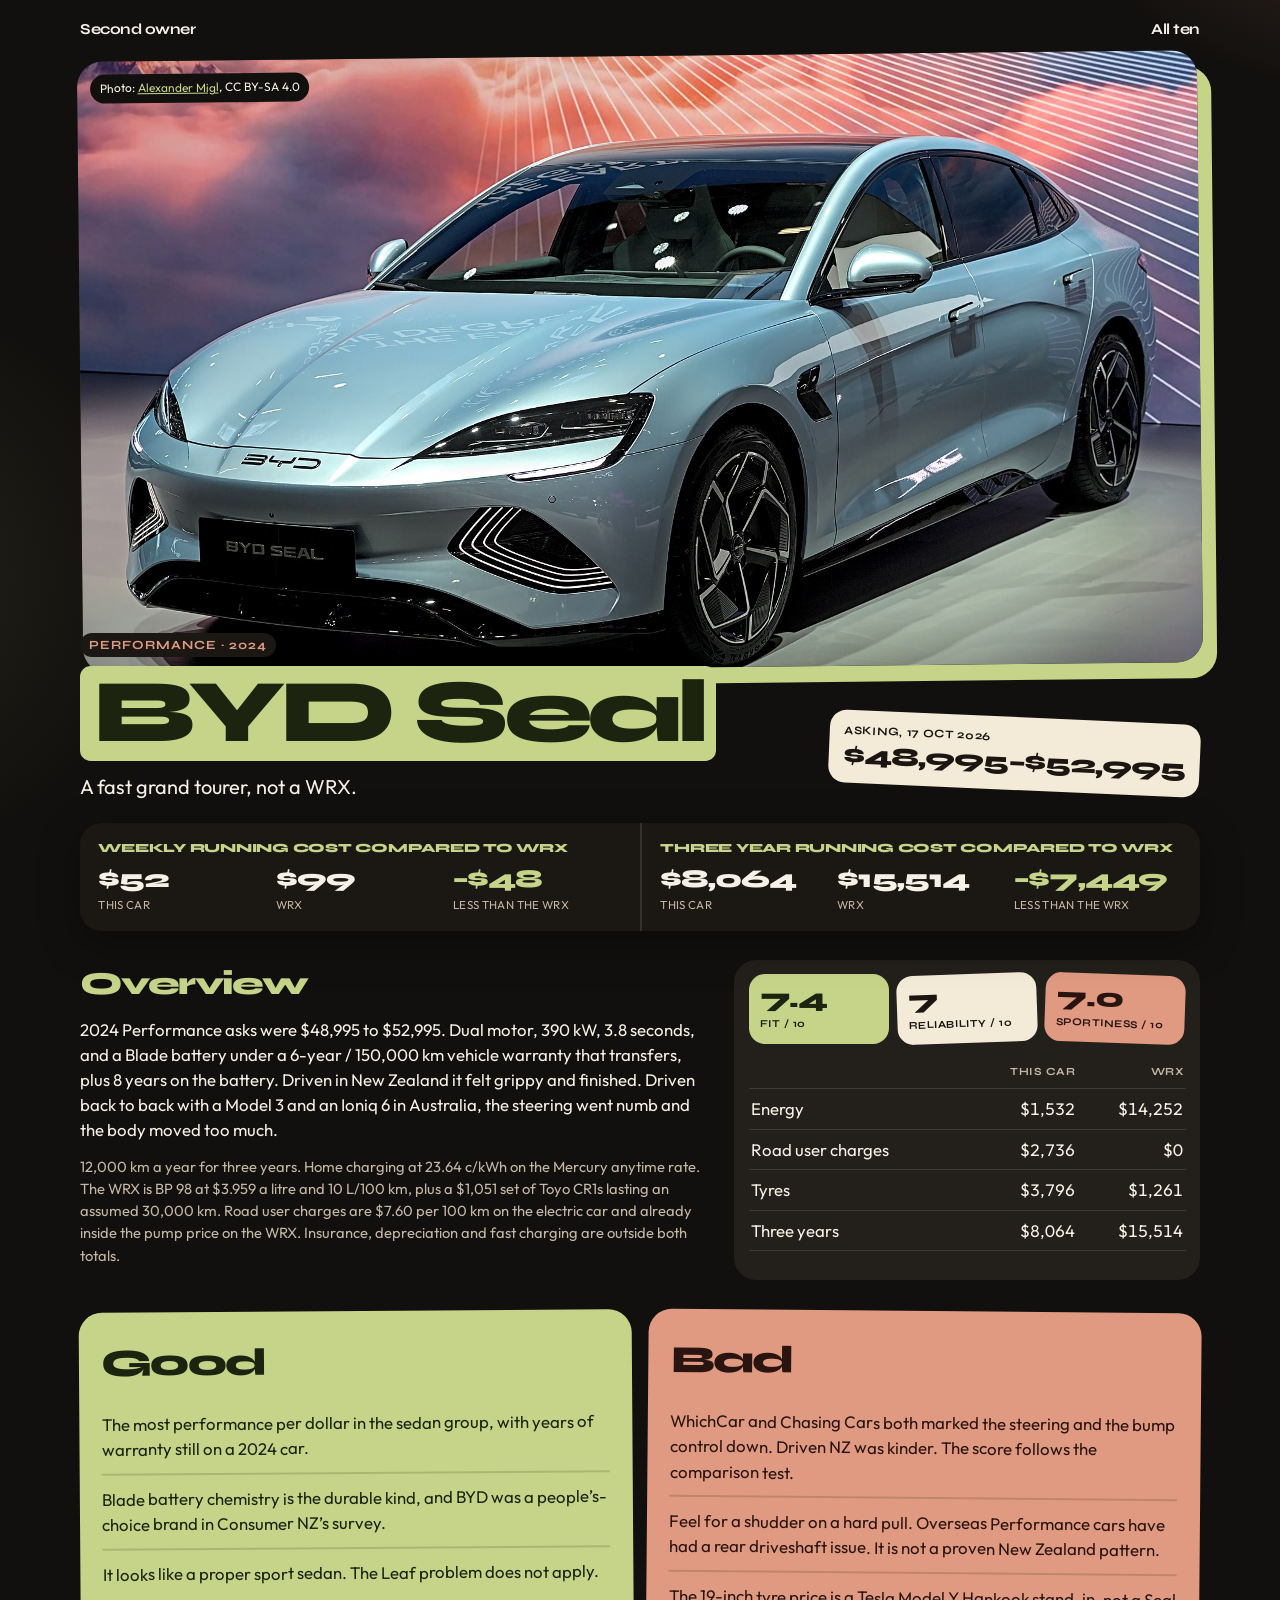
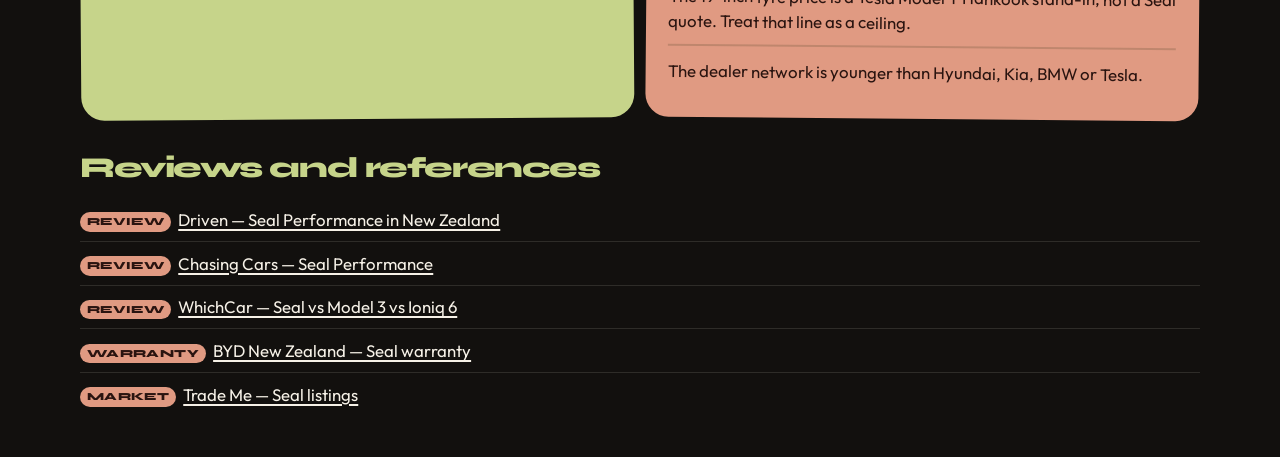
<file: seal-performance.html>
<!DOCTYPE html>
<html lang="en">
<head>
  <meta charset="utf-8">
  <meta name="viewport" content="width=device-width, initial-scale=1">
  <title>Second owner</title>
  <link rel="icon" href="assets/mark.svg">
  <link rel="preconnect" href="https://fonts.googleapis.com">
  <link rel="preconnect" href="https://fonts.gstatic.com" crossorigin>
  <link href="https://fonts.googleapis.com/css2?family=Outfit:wght@400;500;600&family=Syne:wght@600;700;800&display=swap" rel="stylesheet">
  <link rel="stylesheet" href="css/site.css">
</head>
<body data-car="seal">
  <main id="app"></main>
  <script src="js/catalog.js"></script>
  <script src="js/car.js"></script>
</body>
</html>
</file>
<file: css/site.css>
:root {
  --bg: #12100e;
  --ink: #f6f1e7;
  --muted: #c4b6a4;
  --lime: #c6d48a;
  --lime-ink: #1c2410;
  --hot: #e09a82;
  --hot-ink: #2a1410;
  --cream: #f4ead8;
  --card: #231f1a;
  --max: 1120px;
  color-scheme: dark;
}

* { box-sizing: border-box; }

html { scroll-behavior: smooth; }

body {
  margin: 0;
  min-height: 100vh;
  background:
    radial-gradient(540px 420px at 108% -8%, rgba(224, 154, 130, 0.22), transparent 62%),
    radial-gradient(480px 460px at -12% 28%, rgba(198, 212, 138, 0.1), transparent 64%),
    radial-gradient(380px 280px at 80% 110%, rgba(198, 212, 138, 0.08), transparent 70%),
    var(--bg);
  color: var(--ink);
  font-family: "Outfit", "Avenir Next", "Segoe UI", sans-serif;
  font-size: 1.05rem;
  line-height: 1.5;
}

a { color: inherit; }

img { max-width: 100%; display: block; }

.wrap {
  width: min(var(--max), calc(100% - 2.5rem));
  margin-inline: auto;
}

.site-nav {
  display: flex;
  justify-content: space-between;
  align-items: center;
  gap: 1rem;
  padding: 1.1rem 0 0.2rem;
  font-family: "Syne", "Outfit", sans-serif;
  font-weight: 700;
  font-size: 0.95rem;
  letter-spacing: -0.03em;
}

.site-nav a { text-decoration: none; }
.site-nav a:hover { color: var(--lime); }

.mast {
  padding: 1.2rem 0 0.4rem;
  display: grid;
  grid-template-columns: 1.35fr 0.8fr;
  gap: 1.4rem;
  align-items: end;
}

.kicker {
  font-family: "Syne", sans-serif;
  font-weight: 700;
  font-size: 0.78rem;
  letter-spacing: 0.08em;
  text-transform: uppercase;
  color: var(--hot);
  margin: 0 0 0.45rem;
}

h1 {
  font-family: "Syne", "Arial Black", sans-serif;
  font-weight: 800;
  font-size: clamp(4.4rem, 11vw, 8rem);
  line-height: 0.82;
  letter-spacing: -0.06em;
  margin: 0;
}

h1 em {
  font-style: normal;
  display: inline-block;
  background: var(--lime);
  color: var(--lime-ink);
  padding: 0 0.12em 0.04em;
  border-radius: 0.12em;
  transform: rotate(-2.5deg);
}

.standfirst {
  margin: 0 0 0.6rem;
  background: var(--cream);
  color: #1c1612;
  padding: 1.05rem 1.15rem 1.15rem;
  border-radius: 1.3rem;
  transform: rotate(1.6deg);
  box-shadow: 8px 10px 0 var(--hot);
}

.baseline {
  margin: 1.5rem 0 0.2rem;
  display: flex;
  flex-wrap: wrap;
  gap: 0.75rem;
  align-items: stretch;
}

.stat {
  background: var(--cream);
  color: #1c1612;
  padding: 0.7rem 0.95rem 0.8rem;
  border-radius: 1.05rem;
}

.stat:first-child { background: var(--lime); transform: rotate(-2deg); }
.stat:nth-child(2) { transform: rotate(1.4deg); }
.stat:last-child { background: var(--hot); color: var(--hot-ink); transform: rotate(-1deg); }

.stat span {
  display: block;
  font-family: "Syne", sans-serif;
  font-weight: 700;
  font-size: 0.68rem;
  letter-spacing: 0.08em;
  text-transform: uppercase;
}

.stat strong {
  display: block;
  margin-top: 0.12rem;
  font-family: "Syne", sans-serif;
  font-weight: 800;
  font-size: 1.7rem;
  letter-spacing: -0.04em;
  line-height: 1;
}

.stat:last-child strong { font-size: 1rem; letter-spacing: -0.03em; }

button:focus-visible, a:focus-visible {
  outline: 3px solid var(--lime);
  outline-offset: 3px;
}

.sortbar {
  display: flex;
  flex-wrap: wrap;
  gap: 0.45rem;
  align-items: center;
  padding: 1.3rem 0 0.4rem;
  font-family: "Syne", sans-serif;
  font-weight: 700;
  font-size: 0.86rem;
  letter-spacing: -0.03em;
}

.sortbar span {
  background: var(--ink);
  color: var(--bg);
  border-radius: 999px;
  padding: 0.35rem 0.7rem;
}

.sortbar button {
  appearance: none;
  background: var(--card);
  color: var(--ink);
  border: 0;
  border-radius: 999px;
  padding: 0.42rem 0.85rem;
  font: inherit;
  cursor: pointer;
}

.sortbar button[aria-pressed="true"] {
  background: var(--lime);
  color: var(--lime-ink);
}

.sortbar button:hover { background: #3a342c; }
.sortbar button[aria-pressed="true"]:hover { background: var(--lime); }

#list { padding: 0.8rem 0 0.4rem; }

.row {
  position: relative;
  display: grid;
  grid-template-columns: minmax(190px, 300px) 1fr auto;
  gap: 1.15rem;
  align-items: center;
  width: min(100%, 940px);
  margin: 1.15rem 0;
  padding: 0.7rem;
  background: var(--card);
  color: inherit;
  text-decoration: none;
  border-radius: 1.5rem;
  box-shadow: 0 16px 0 rgba(214, 255, 74, 0.0);
  transition: transform 0.2s ease, background 0.2s ease;
}

.row:nth-child(odd) {
  margin-right: auto;
  transform: rotate(-0.7deg);
}

.row:nth-child(even) {
  margin-left: auto;
  transform: rotate(0.8deg);
}

.row:hover {
  transform: rotate(0deg) translateY(-6px);
  background: #2d2822;
}

.idx {
  position: absolute;
  top: -0.7rem;
  left: 0.8rem;
  z-index: 2;
  font-family: "Syne", sans-serif;
  font-weight: 800;
  font-size: 1.35rem;
  line-height: 1;
  background: var(--lime);
  color: var(--lime-ink);
  padding: 0.28rem 0.45rem 0.22rem;
  border-radius: 0.55rem;
  transform: rotate(-8deg);
}

.thumb {
  aspect-ratio: 16 / 11;
  overflow: hidden;
  border-radius: 1.05rem;
  background: #3a342c;
}

.row:nth-child(odd) .thumb { transform: rotate(-1.5deg); }
.row:nth-child(even) .thumb { transform: rotate(1.6deg); }

.thumb img {
  width: 100%;
  height: 100%;
  object-fit: cover;
  transition: transform 0.35s ease;
}

.row:hover img { transform: scale(1.06); }
.row:hover .thumb { transform: rotate(0deg); }

.row h2 {
  font-family: "Syne", sans-serif;
  font-weight: 800;
  font-size: clamp(1.7rem, 3vw, 2.5rem);
  letter-spacing: -0.05em;
  line-height: 0.92;
  margin: 0 0 0.3rem;
}

.row:hover h2 { color: var(--lime); }

.row .variant {
  margin: 0;
  color: var(--muted);
}

.row .meta {
  display: flex;
  flex-wrap: wrap;
  gap: 0.35rem;
  margin-top: 0.55rem;
}

.row .meta span {
  background: #14120f;
  border-radius: 999px;
  padding: 0.22rem 0.55rem;
  font-size: 0.75rem;
  letter-spacing: 0.01em;
}

.delta {
  text-align: center;
  min-width: 7.2rem;
  background: var(--lime);
  color: var(--lime-ink);
  border-radius: 1rem;
  padding: 0.65rem 0.7rem 0.7rem;
  transform: rotate(5deg);
}

.delta.cost {
  background: var(--hot);
  color: var(--hot-ink);
}

.delta b {
  display: block;
  font-family: "Syne", sans-serif;
  font-weight: 800;
  font-size: 1.55rem;
  letter-spacing: -0.04em;
  line-height: 1;
}

.delta span {
  display: block;
  margin-top: 0.2rem;
  font-family: "Syne", sans-serif;
  font-weight: 700;
  font-size: 0.68rem;
  letter-spacing: 0.04em;
  text-transform: uppercase;
}

.notes, .colophon {
  margin-top: 2rem;
  margin-bottom: 2.2rem;
  display: grid;
  grid-template-columns: 0.75fr 1.25fr;
  gap: 1.4rem;
  background: var(--cream);
  color: #1c1612;
  border-radius: 1.6rem;
  padding: 1.4rem 1.45rem 1.5rem;
}

.notes { transform: rotate(-0.4deg); }

.notes h2, .split h2, .refs h2, .verdict h2 {
  font-family: "Syne", sans-serif;
  font-weight: 800;
  letter-spacing: -0.05em;
  margin: 0 0 0.55rem;
}

.notes h2, .refs h2 { font-size: 1.8rem; }

.notes ul, .refs ul { margin: 0; padding: 0; list-style: none; }

.notes li, .refs li { padding: 0.55rem 0; }

.notes li + li { border-top: 1px solid rgba(28, 22, 18, 0.14); }

.colophon {
  background: transparent;
  color: var(--muted);
  border-radius: 0;
  padding: 0 0 2.4rem;
  transform: none;
}

.refs a, .colophon a {
  text-decoration-thickness: 2px;
  text-underline-offset: 0.16em;
}

.colophon a:hover, .refs a:hover { color: var(--lime); }

.kind {
  display: inline-block;
  margin-right: 0.45rem;
  background: var(--hot);
  color: var(--hot-ink);
  font-family: "Syne", sans-serif;
  font-weight: 800;
  font-size: 0.68rem;
  letter-spacing: 0.04em;
  text-transform: uppercase;
  padding: 0.12rem 0.42rem 0.08rem;
  border-radius: 999px;
  vertical-align: 0.05em;
}

.hero {
  position: relative;
  width: min(var(--max), calc(100% - 2.5rem));
  margin: 0.8rem auto 0;
  border-radius: 1.6rem;
  overflow: hidden;
  background: #3a342c;
  transform: rotate(-0.6deg);
  box-shadow: 14px 16px 0 var(--lime);
}

.hero img {
  width: 100%;
  height: min(68vh, 620px);
  object-fit: cover;
}

.hero figcaption {
  position: absolute;
  left: 0.8rem;
  top: 0.8rem;
  max-width: calc(100% - 1.6rem);
  padding: 0.35rem 0.6rem;
  background: var(--bg);
  color: var(--ink);
  border-radius: 999px;
  font-size: 0.75rem;
}

.hero a { color: var(--lime); }

.titleblock {
  position: relative;
  z-index: 2;
  margin-top: -2.4rem;
  padding-bottom: 0.2rem;
  display: grid;
  grid-template-columns: 1fr auto;
  gap: 1rem;
  align-items: end;
}

.titleblock .kicker {
  display: inline-block;
  position: relative;
  z-index: 3;
  margin: 0 0 0.55rem;
  padding: 0.18rem 0.55rem 0.14rem;
  background: #1b1814;
  border-radius: 999px;
}

.titleblock h1 {
  display: inline-block;
  max-width: 100%;
  background: var(--lime);
  color: var(--lime-ink);
  padding: 0.06em 0.14em 0.08em;
  border-radius: 0.12em;
  font-size: clamp(3.1rem, 7vw, 5.8rem);
  line-height: 0.92;
}

.titleblock .variant {
  margin: 0.7rem 0 0;
  font-size: 1.25rem;
  max-width: 28ch;
}

.ask {
  justify-self: end;
  background: var(--cream);
  color: #1c1612;
  text-align: left;
  padding: 0.75rem 0.9rem 0.85rem;
  border-radius: 1.05rem;
  transform: rotate(2.5deg);
  font-family: "Syne", sans-serif;
  font-weight: 700;
  font-size: 0.72rem;
  letter-spacing: 0.06em;
  text-transform: uppercase;
}

.ask strong {
  display: block;
  margin-top: 0.2rem;
  font-size: clamp(1.25rem, 2vw, 1.7rem);
  font-weight: 800;
  letter-spacing: -0.04em;
  text-transform: none;
  line-height: 1.05;
}

.compare {
  position: sticky;
  top: 0.55rem;
  z-index: 4;
  width: min(var(--max), calc(100% - 2.5rem));
  margin: 1.1rem auto 0;
  background: #1b1814;
  border-radius: 1.35rem;
  box-shadow: 0 12px 40px rgba(0, 0, 0, 0.35);
}

.compare .wrap { width: auto; }

.compare-inner {
  display: grid;
  grid-template-columns: 1fr 1fr;
}

.compare article { padding: 1rem 1.15rem 1.1rem; }

.compare article + article {
  border-left: 2px solid rgba(246, 241, 231, 0.12);
}

.compare h2 {
  font-family: "Syne", sans-serif;
  font-weight: 800;
  font-size: 0.78rem;
  letter-spacing: -0.02em;
  text-transform: uppercase;
  margin: 0 0 0.55rem;
  color: var(--lime);
}

.trio {
  display: grid;
  grid-template-columns: repeat(3, 1fr);
  gap: 0.55rem;
}

.trio b {
  display: block;
  font-family: "Syne", sans-serif;
  font-weight: 800;
  font-size: clamp(1.2rem, 2vw, 1.75rem);
  letter-spacing: -0.04em;
  line-height: 1;
}

.trio span {
  display: block;
  margin-top: 0.28rem;
  font-size: 0.72rem;
  letter-spacing: 0.03em;
  text-transform: uppercase;
  color: var(--muted);
}

.trio .save { color: var(--lime); }
.trio .cost { color: var(--hot); }

.fine { margin: 0.7rem 0 0; color: var(--muted); font-size: 0.92rem; }

.split {
  display: grid;
  grid-template-columns: 1.15fr 0.85fr;
  gap: 1.5rem;
  padding: 1.8rem 0 0.4rem;
}

.split h2 { font-size: 2rem; color: var(--lime); }

.split p { margin: 0 0 0.85rem; }

.scores {
  display: grid;
  grid-template-columns: repeat(3, 1fr);
  gap: 0.5rem;
  margin: 0;
  padding: 0;
  list-style: none;
}

.scores li {
  background: var(--lime);
  color: var(--lime-ink);
  border-radius: 1rem;
  padding: 0.7rem 0.7rem 0.75rem;
}

.scores li:nth-child(2) { background: var(--cream); color: #1c1612; transform: rotate(-2deg); }
.scores li:nth-child(3) { background: var(--hot); color: var(--hot-ink); transform: rotate(2deg); }

.scores b {
  display: block;
  font-family: "Syne", sans-serif;
  font-weight: 800;
  font-size: 1.7rem;
  letter-spacing: -0.05em;
  line-height: 1;
}

.scores span {
  display: block;
  margin-top: 0.2rem;
  font-family: "Syne", sans-serif;
  font-weight: 700;
  font-size: 0.66rem;
  letter-spacing: 0.05em;
  text-transform: uppercase;
}

.split aside {
  background: var(--card);
  border-radius: 1.4rem;
  padding: 0.9rem;
}

.ledger {
  width: 100%;
  border-collapse: collapse;
  margin-top: 0.85rem;
  font-variant-numeric: tabular-nums;
}

.ledger th, .ledger td {
  text-align: right;
  padding: 0.45rem 0.15rem;
  border-bottom: 1px solid rgba(246, 241, 231, 0.12);
}

.ledger th:first-child, .ledger td:first-child { text-align: left; }

.ledger th {
  font-family: "Syne", sans-serif;
  font-size: 0.68rem;
  font-weight: 700;
  letter-spacing: 0.05em;
  text-transform: uppercase;
  color: var(--muted);
}

.verdict {
  display: grid;
  grid-template-columns: 1fr 1fr;
  gap: 0.9rem;
  margin: 1.5rem auto 0.4rem;
}

.verdict section {
  padding: 1.35rem 1.4rem 1.45rem;
  border-radius: 1.45rem;
}

.verdict .good {
  background: var(--lime);
  color: var(--lime-ink);
  transform: rotate(-0.4deg);
}

.verdict .bad {
  background: var(--hot);
  color: var(--hot-ink);
  transform: rotate(0.5deg);
}

.verdict h2 { font-size: 2.4rem; }

.verdict ul { margin: 0; padding: 0; list-style: none; }

.verdict li {
  padding: 0.7rem 0;
}

.verdict li + li {
  border-top: 2px solid rgba(20, 32, 0, 0.16);
}

.refs { padding: 1.3rem 0 2.6rem; }
.refs h2 { color: var(--lime); }
.refs li + li { border-top: 1px solid rgba(246, 241, 231, 0.12); }

@media (max-width: 860px) {
  .mast, .notes, .colophon, .split, .compare-inner, .verdict, .titleblock, .row {
    grid-template-columns: 1fr;
  }

  .row,
  .row:nth-child(odd),
  .row:nth-child(even) {
    width: 100%;
    margin-left: 0;
    margin-right: 0;
    transform: none;
  }

  .thumb, .row:nth-child(odd) .thumb, .row:nth-child(even) .thumb,
  .standfirst, .stat, .stat:first-child, .stat:nth-child(2), .stat:last-child,
  .notes, .hero, .delta, .ask, .scores li, .verdict .good, .verdict .bad {
    transform: none;
  }

  .hero { box-shadow: 0 8px 0 var(--lime); }
  .standfirst { box-shadow: 0 8px 0 var(--hot); }
  .delta { justify-self: start; }
  .ask { justify-self: start; }
  .titleblock { margin-top: 0.8rem; }
  .titleblock h1 { font-size: clamp(2.7rem, 14vw, 4.2rem); }
  h1 { font-size: clamp(3.3rem, 16vw, 5rem); }

  .compare article + article {
    border-left: 0;
    border-top: 2px solid rgba(246, 241, 231, 0.12);
  }

  .verdict section {
    padding: 1.2rem 1.15rem 1.3rem;
  }
}

@media (prefers-reduced-motion: reduce) {
  html { scroll-behavior: auto; }
  .row, .thumb, .thumb img, .standfirst, .stat, .hero, .delta, .ask, .notes,
  .scores li, .verdict .good, .verdict .bad, h1 em {
    transform: none;
    transition: none;
  }
}
</file>
